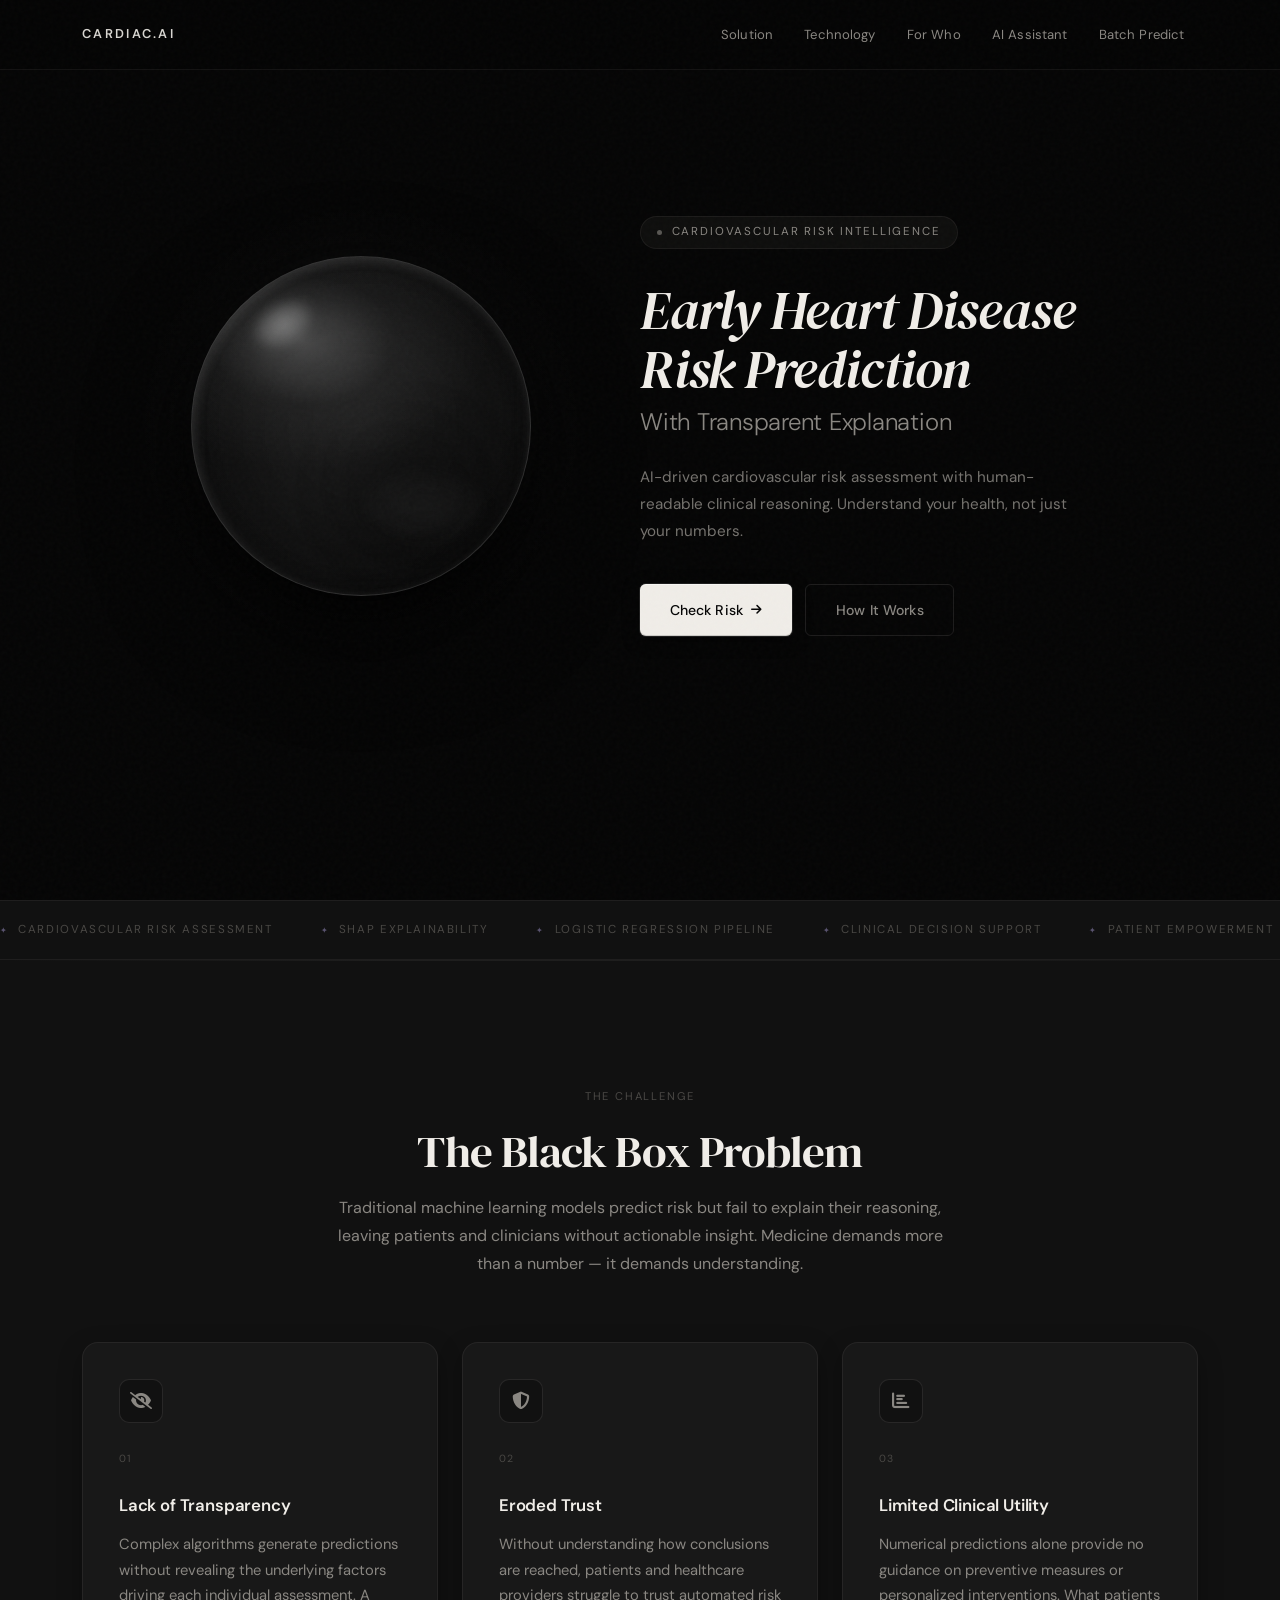
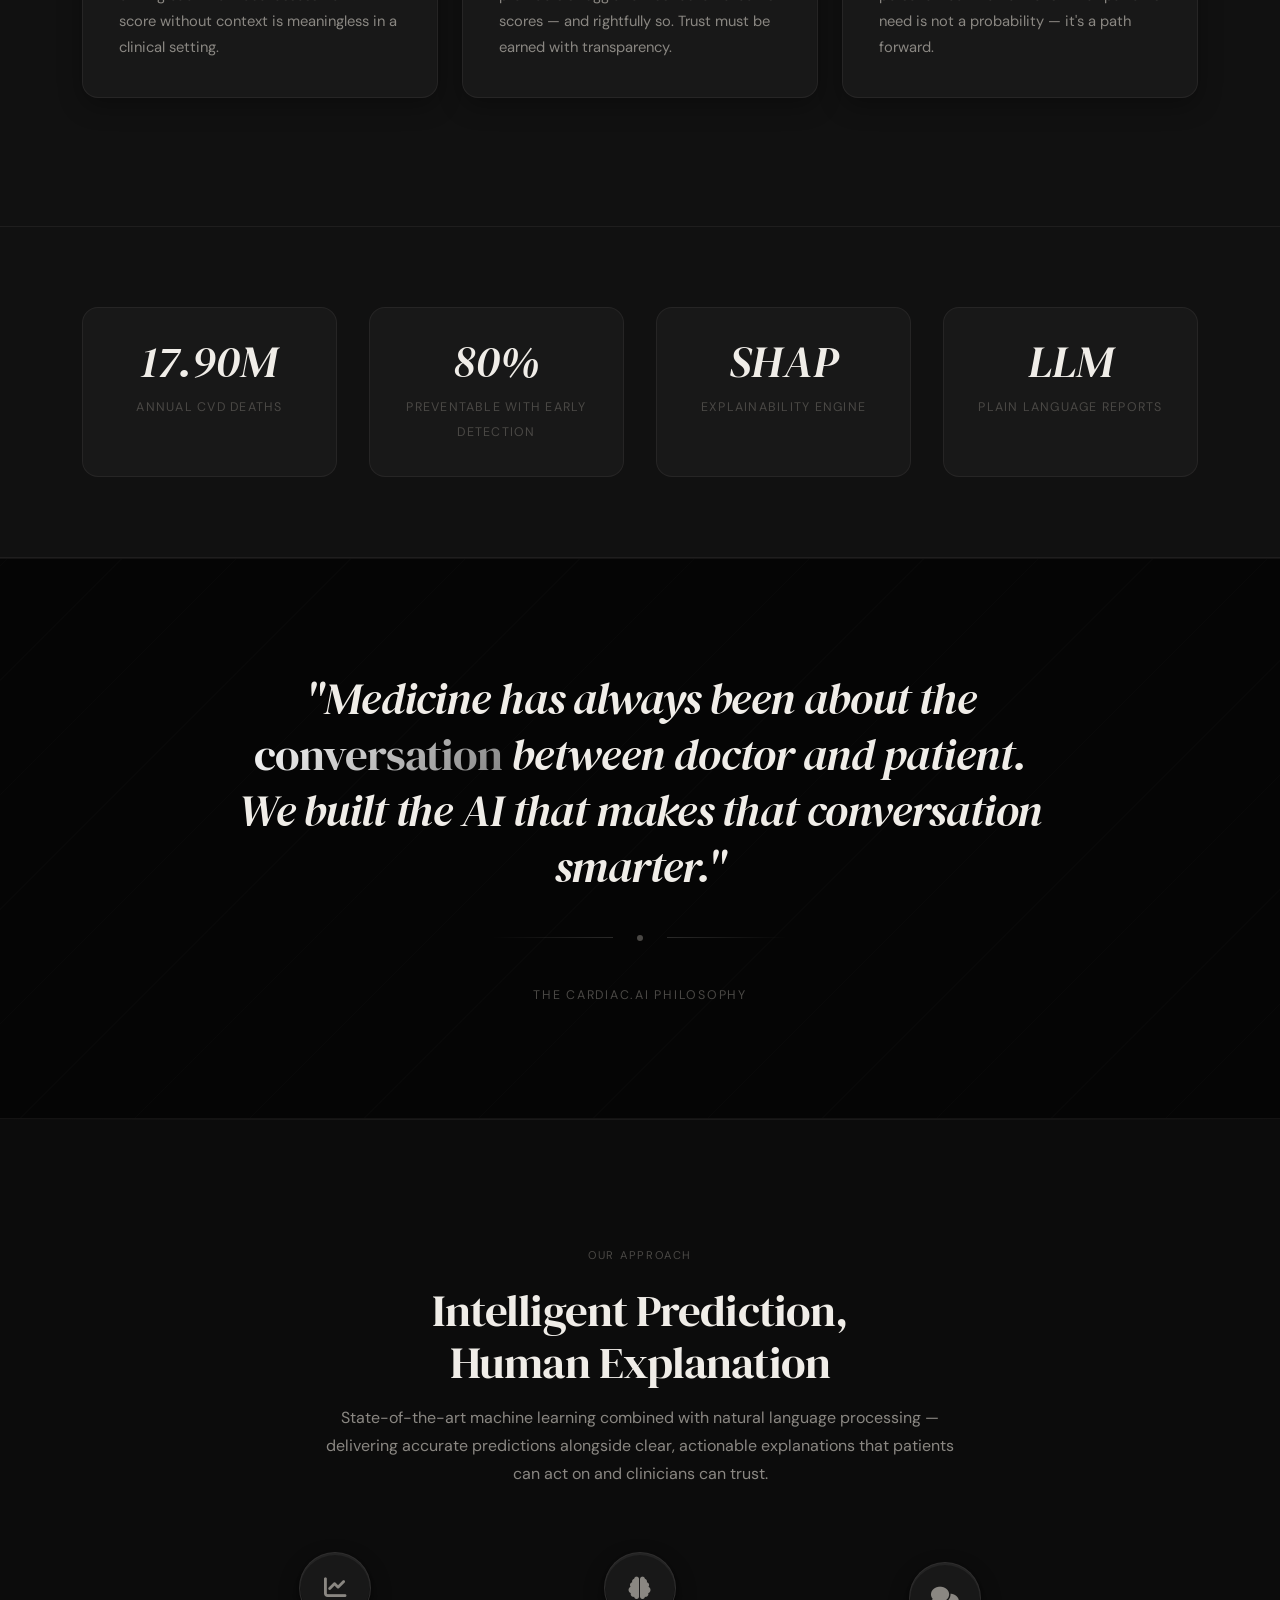
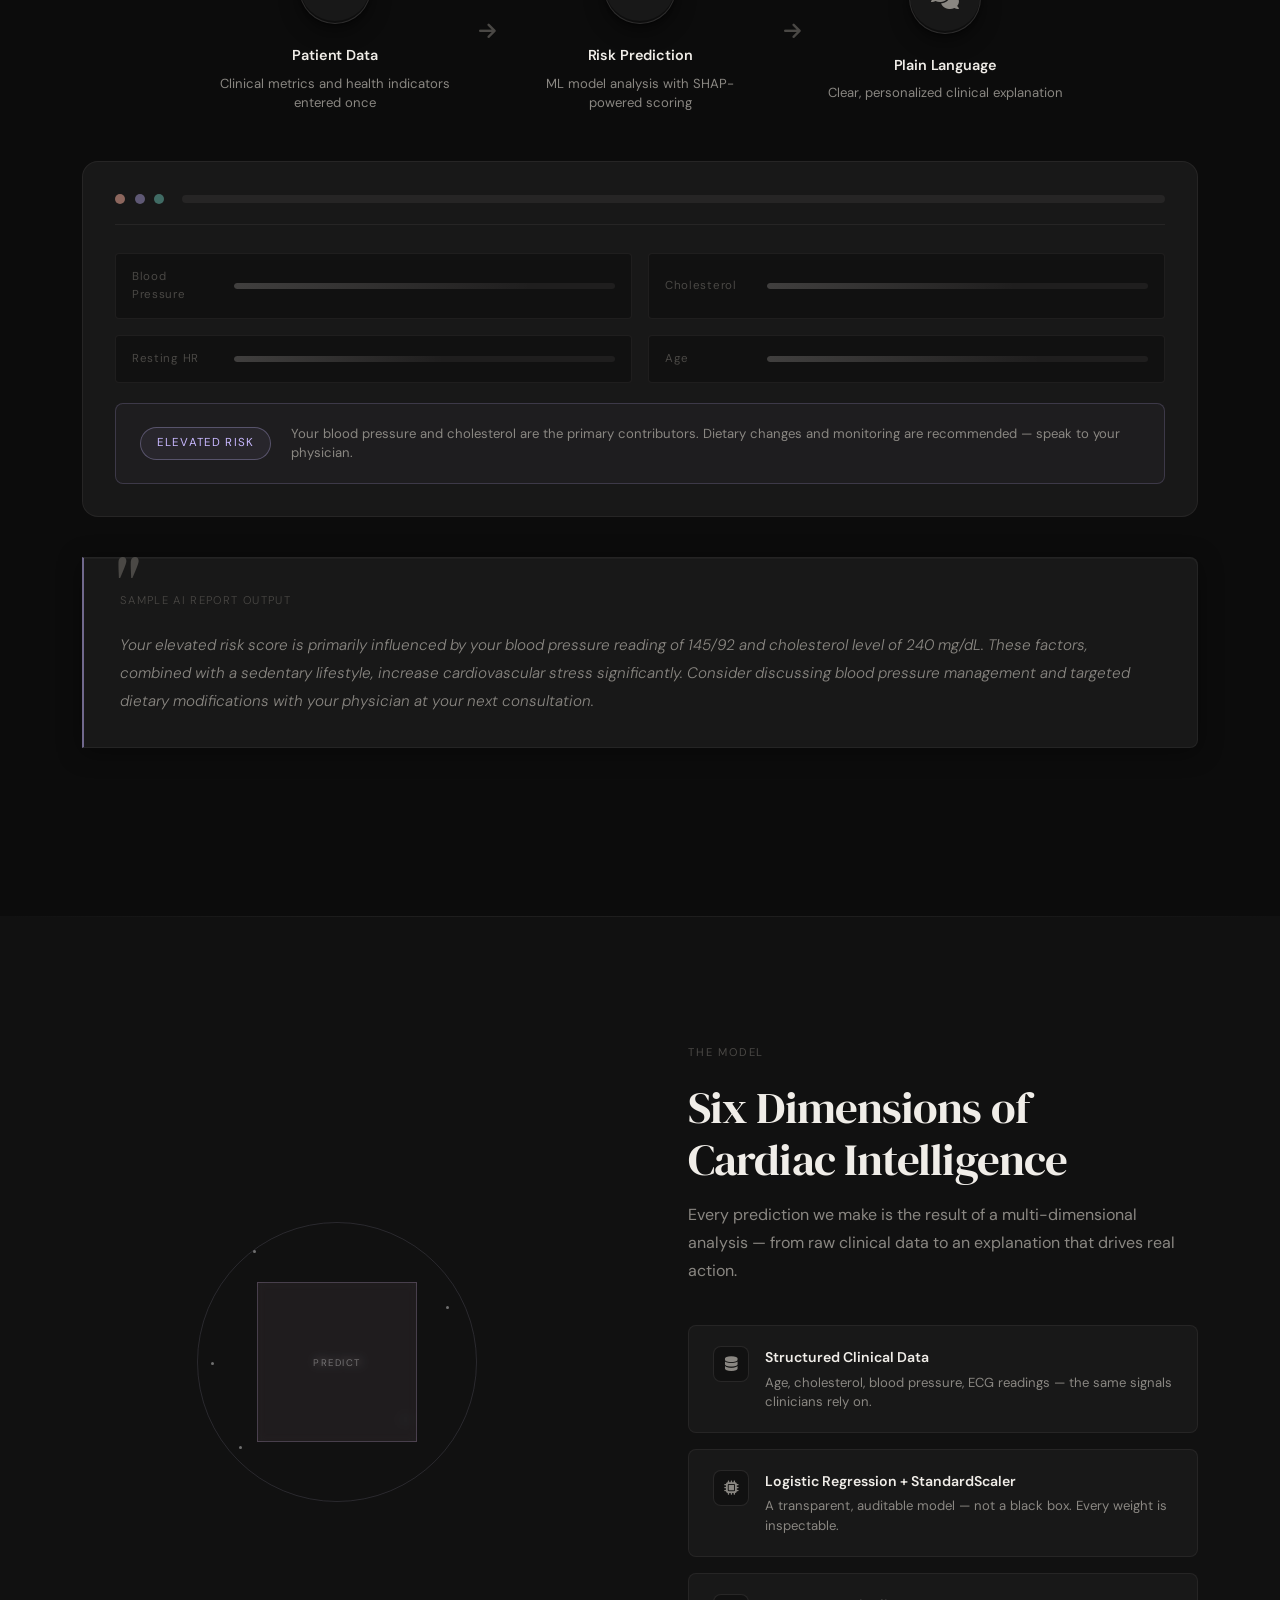
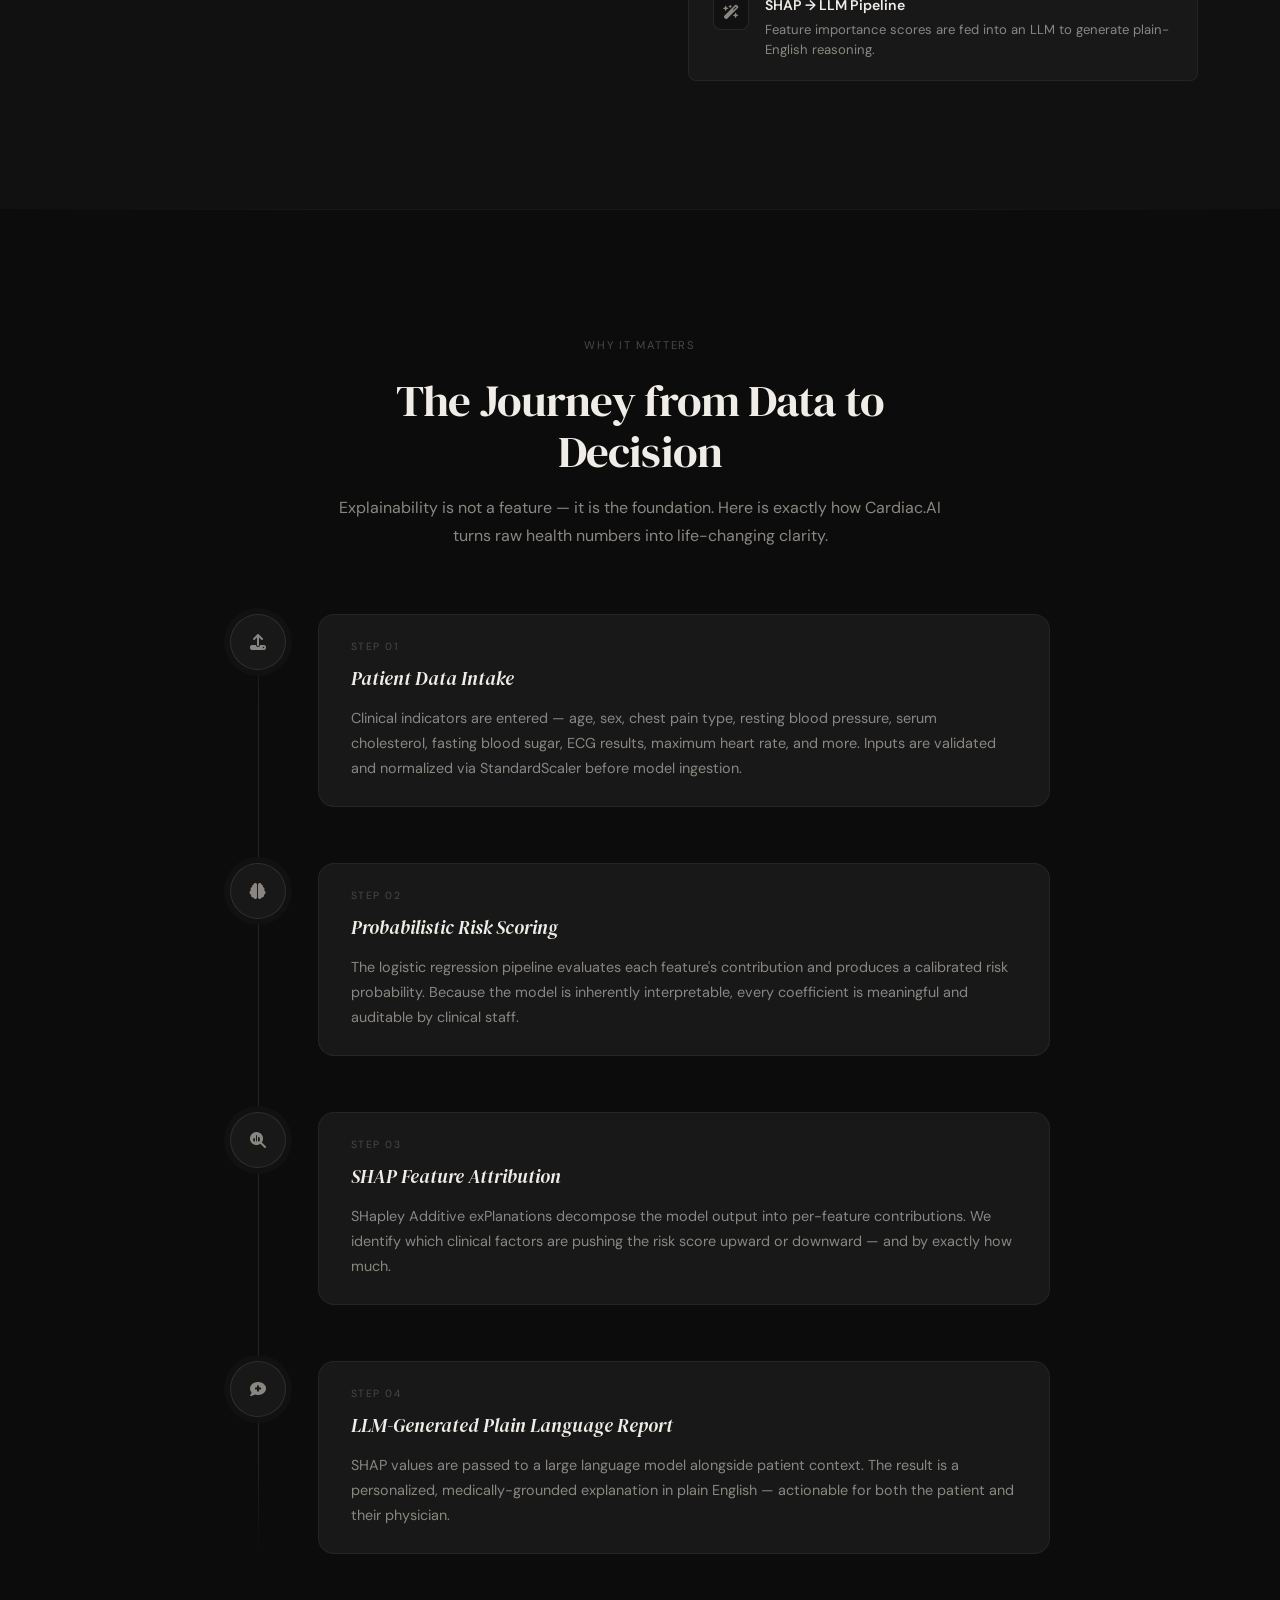
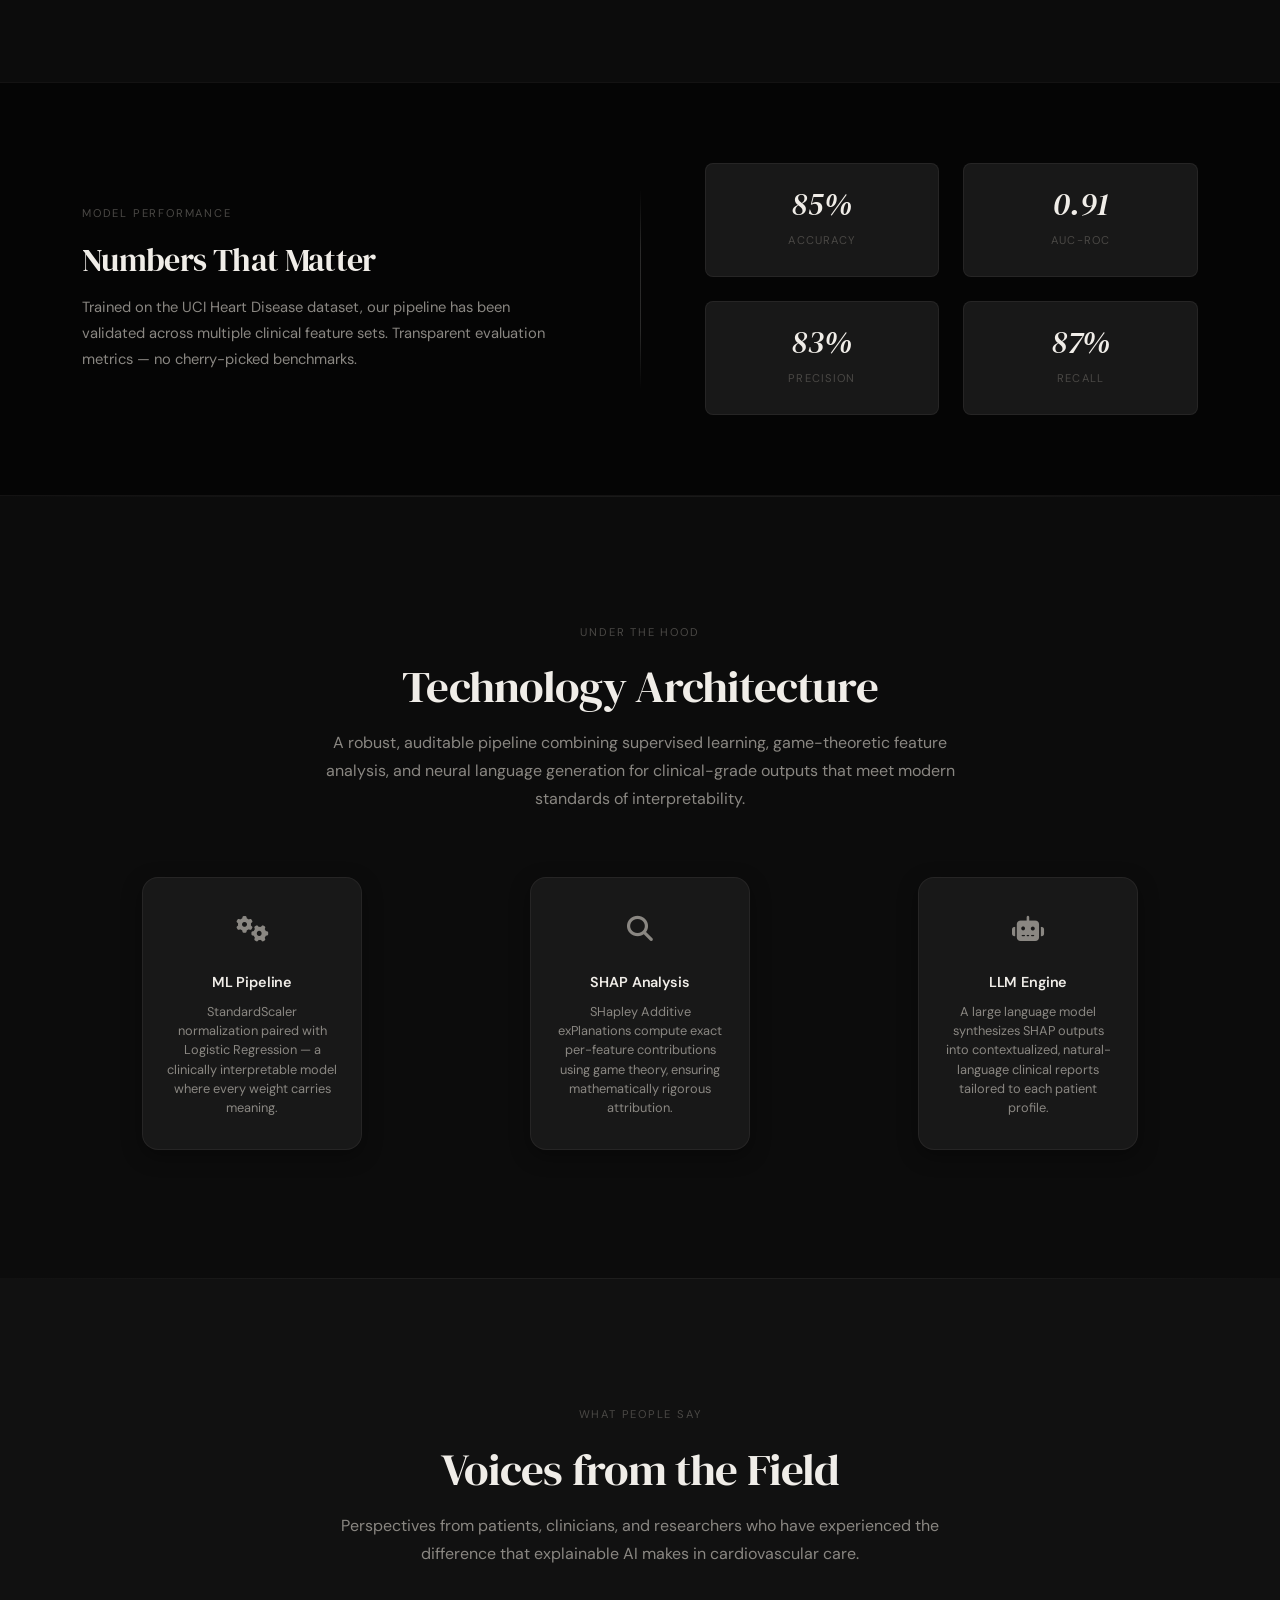
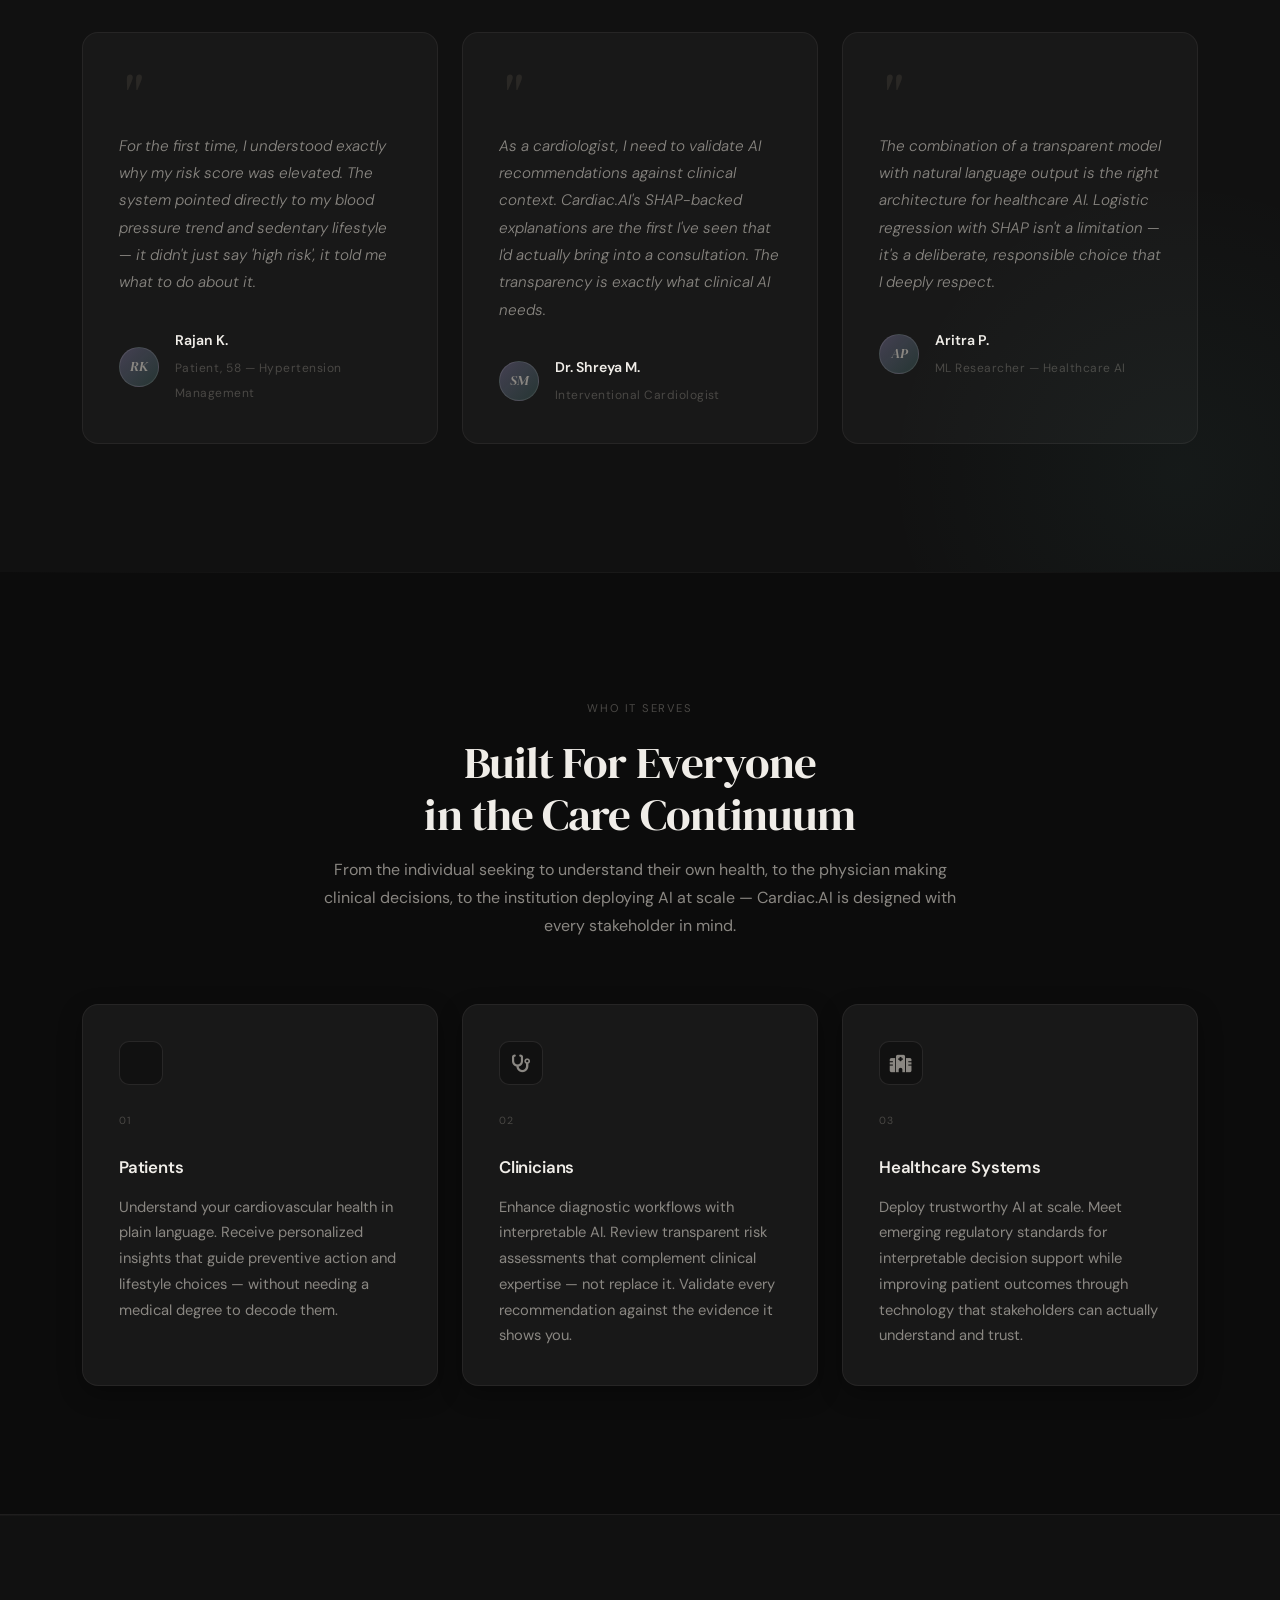
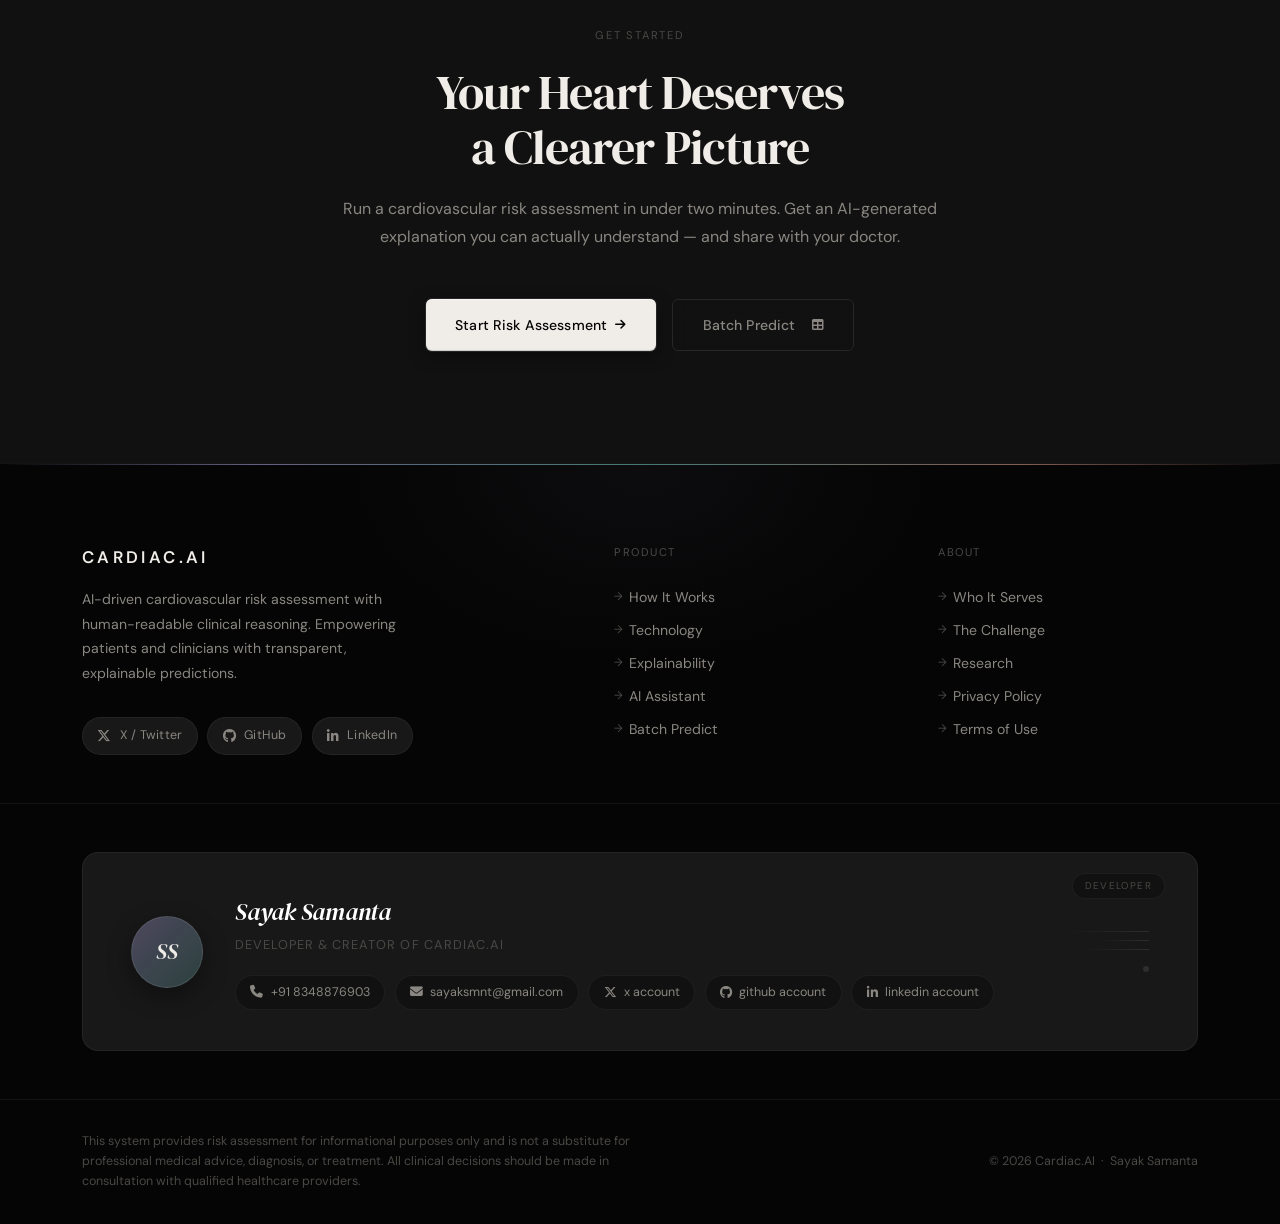
<file: app/templates/home.html>
<!DOCTYPE html>
<html lang="en">
<head>
    <meta charset="UTF-8">
    <meta name="viewport" content="width=device-width, initial-scale=1.0">
    <title>Cardiac.AI</title>
    <link rel="preconnect" href="https://fonts.googleapis.com">
    <link rel="preconnect" href="https://fonts.gstatic.com" crossorigin>
    <link href="https://fonts.googleapis.com/css2?family=DM+Sans:ital,opsz,wght@0,9..40,300;0,9..40,400;0,9..40,500;0,9..40,600;1,9..40,300&family=DM+Serif+Display:ital@0;1&display=swap" rel="stylesheet">
    <link rel="stylesheet" href="https://cdnjs.cloudflare.com/ajax/libs/font-awesome/6.4.0/css/all.min.css" crossorigin="anonymous" referrerpolicy="no-referrer" />
    <style>
        /* ═══════════════════════════════════════════
           RESET & ROOT
        ═══════════════════════════════════════════ */
        *, *::before, *::after { margin: 0; padding: 0; box-sizing: border-box; }

        :root {
            --bg-void: #050505;
            --bg-base: #0c0c0c;
            --bg-surface: #111111;
            --bg-raised: #181818;
            --bg-elevated: #1e1e1e;
            --text-primary: #f0ede8;
            --text-secondary: #8a8782;
            --text-muted: #4a4845;
            --text-dim: #2a2825;
            --border-hairline: rgba(240,237,232,0.06);
            --border-subtle: rgba(240,237,232,0.10);
            --border-visible: rgba(240,237,232,0.16);
            --glow-soft: rgba(240,237,232,0.04);
            --glow-medium: rgba(240,237,232,0.08);
            --accent-1: #c8b8ff;
            --accent-2: #7de8d8;
            --accent-3: #ffb4a2;
            --radius-sm: 4px;
            --radius-md: 8px;
            --radius-lg: 16px;
            --ease-out-expo: cubic-bezier(0.16,1,0.3,1);
            --ease-in-out-smooth: cubic-bezier(0.4,0,0.2,1);
        }

        html { scroll-behavior: smooth; }

        body {
            font-family: 'DM Sans', sans-serif;
            background: var(--bg-void);
            color: var(--text-primary);
            line-height: 1.6;
            overflow-x: hidden;
            -webkit-font-smoothing: antialiased;
        }

        /* Grain overlay */
        body::before {
            content: '';
            position: fixed;
            inset: 0;
            background-image: url("data:image/svg+xml,%3Csvg viewBox='0 0 256 256' xmlns='http://www.w3.org/2000/svg'%3E%3Cfilter id='noise'%3E%3CfeTurbulence type='fractalNoise' baseFrequency='0.9' numOctaves='4' stitchTiles='stitch'/%3E%3C/filter%3E%3Crect width='100%25' height='100%25' filter='url(%23noise)' opacity='1'/%3E%3C/svg%3E");
            opacity: 0.025;
            pointer-events: none;
            z-index: 9999;
        }

        .container { max-width: 1180px; margin: 0 auto; padding: 0 2rem; }

        /* ═══════════════════════════════════════════
           HEADER
        ═══════════════════════════════════════════ */
        header {
            position: fixed; top: 0; width: 100%;
            background: rgba(5,5,5,0.75);
            backdrop-filter: blur(20px) saturate(180%);
            -webkit-backdrop-filter: blur(20px) saturate(180%);
            border-bottom: 1px solid var(--border-hairline);
            z-index: 200; padding: 1.1rem 0;
        }

        .header-content { display: flex; justify-content: space-between; align-items: center; }

        .logo {
            font-family: 'DM Sans', sans-serif;
            font-size: 0.8rem; font-weight: 600;
            letter-spacing: 0.18em; text-transform: uppercase;
            color: var(--text-primary); opacity: 0.9;
        }

        nav { display: flex; align-items: center; gap: 0.25rem; }
        nav a {
            color: var(--text-secondary); text-decoration: none;
            font-size: 0.82rem; font-weight: 400; letter-spacing: 0.01em;
            padding: 0.4rem 0.85rem; border-radius: var(--radius-sm);
            transition: color 0.25s ease, background 0.25s ease;
        }
        nav a:hover { color: var(--text-primary); background: var(--glow-soft); }

        /* ═══════════════════════════════════════════
           HERO — UNTOUCHED
        ═══════════════════════════════════════════ */
        .hero {
            min-height: 100vh;
            display: flex; align-items: center;
            padding-top: 5rem;
            position: relative; overflow: hidden;
        }

        .hero-inner {
            display: grid;
            grid-template-columns: 1fr 1fr;
            align-items: center;
            gap: 0;
            width: 100%;
            max-width: 1180px;
            margin: 0 auto;
            padding: 0 2rem;
            position: relative;
            z-index: 2;
        }

        .hero-ball-wrap {
            display: flex;
            align-items: center;
            justify-content: center;
            position: relative;
        }

        .hero-ball-wrap::before {
            content: '';
            position: absolute;
            width: 460px; height: 460px;
            border-radius: 50%;
            background: radial-gradient(circle, rgba(255,255,255,0.04) 0%, transparent 70%);
            pointer-events: none;
            animation: glow-pulse 5s ease-in-out infinite;
        }
        @keyframes glow-pulse {
            0%,100% { transform: scale(1);   opacity: 1; }
            50%      { transform: scale(1.08); opacity: 0.6; }
        }

        .glass-ball {
            width: 340px; height: 340px;
            border-radius: 50%;
            position: relative;
            animation: ball-float 6s ease-in-out infinite;
            background:
                radial-gradient(ellipse 55% 38% at 33% 25%,
                    rgba(255,255,255,0.22) 0%,
                    rgba(255,255,255,0.04) 50%,
                    transparent 100%
                ),
                radial-gradient(ellipse 60% 55% at 68% 72%,
                    rgba(0,0,0,0.45) 0%,
                    transparent 70%
                ),
                radial-gradient(ellipse 100% 100% at 50% 50%,
                    rgba(255,255,255,0.07) 0%,
                    rgba(255,255,255,0.03) 40%,
                    rgba(0,0,0,0.1) 100%
                );
            border: 1px solid rgba(255,255,255,0.14);
            box-shadow:
                0 40px 100px rgba(0,0,0,0.8),
                0 10px 40px rgba(0,0,0,0.6),
                inset 2px 3px 12px rgba(255,255,255,0.15),
                inset -2px -3px 14px rgba(0,0,0,0.5),
                0 0 60px rgba(255,255,255,0.03);
            backdrop-filter: blur(12px);
            -webkit-backdrop-filter: blur(12px);
        }

        .glass-ball::before {
            content: '';
            position: absolute;
            width: 60px; height: 40px;
            border-radius: 50%;
            background: radial-gradient(ellipse, rgba(255,255,255,0.35) 0%, transparent 100%);
            top: 14%; left: 18%;
            transform: rotate(-30deg);
            filter: blur(6px);
            pointer-events: none;
        }

        .glass-ball::after {
            content: '';
            position: absolute;
            width: 120px; height: 70px;
            border-radius: 50%;
            background: radial-gradient(ellipse, rgba(255,255,255,0.06) 0%, transparent 100%);
            bottom: 16%; right: 14%;
            filter: blur(10px);
            pointer-events: none;
        }

        @keyframes ball-float {
            0%,100% { transform: translateY(0); }
            50%      { transform: translateY(-18px); }
        }

        .hero-content {
            text-align: left;
            max-width: 520px;
            z-index: 1; position: relative;
            animation: heroReveal 1.2s var(--ease-out-expo) both;
        }

        @keyframes heroReveal {
            0%   { opacity:0; transform:translateY(28px); }
            100% { opacity:1; transform:translateY(0); }
        }

        .hero-eyebrow {
            display: inline-flex; align-items: center; gap: 0.6rem;
            font-size: 0.72rem; letter-spacing: 0.16em; text-transform: uppercase;
            color: var(--text-secondary); margin-bottom: 2rem;
            padding: 0.4rem 1rem;
            border: 1px solid var(--border-hairline);
            border-radius: 100px;
            background: var(--glow-soft);
            backdrop-filter: blur(8px);
        }
        .hero-eyebrow::before {
            content: '';
            display: inline-block; width:5px; height:5px;
            background: var(--text-secondary); border-radius:50%; opacity:0.6;
        }

        h1 {
            font-family: 'DM Serif Display', Georgia, serif;
            font-size: clamp(2rem, 4.2vw, 3.4rem);
            font-weight: 400;
            font-style: italic;
            letter-spacing: -0.02em;
            line-height: 1.1;
            margin-bottom: 0.15em;
            color: var(--text-primary);
        }

        .hero-sub-headline {
            font-family: 'DM Sans', sans-serif;
            font-size: clamp(1.1rem, 2.2vw, 1.5rem);
            font-weight: 300;
            letter-spacing: -0.01em;
            color: var(--text-secondary);
            margin-bottom: 1.75rem;
            line-height: 1.2;
        }

        .subtitle {
            font-size: 0.95rem;
            color: var(--text-secondary);
            margin-bottom: 2.5rem;
            font-weight: 400; line-height: 1.75;
            max-width: 440px;
            opacity: 0.85;
        }

        .cta-buttons {
            display: flex; gap: 0.85rem;
            justify-content: flex-start; flex-wrap: wrap;
        }

        .btn {
            padding: 0.85rem 1.85rem;
            font-family: 'DM Sans', sans-serif;
            font-size: 0.88rem; font-weight: 500;
            letter-spacing: 0.01em;
            border: none; cursor: pointer;
            transition: all 0.3s var(--ease-out-expo);
            text-decoration: none;
            display: inline-flex; align-items: center; gap: 0.5rem;
            border-radius: 6px;
        }

        .btn-primary {
            background: var(--text-primary);
            color: var(--bg-void);
            box-shadow:
                0 0 0 1px rgba(255,255,255,0.1),
                0 4px 16px rgba(0,0,0,0.5),
                inset 0 1px 0 rgba(255,255,255,0.5),
                inset 0 -1px 0 rgba(0,0,0,0.15);
        }
        .btn-primary:hover {
            background: #ffffff;
            transform: translateY(-3px);
            box-shadow:
                0 0 32px rgba(240,237,232,0.2),
                0 10px 28px rgba(0,0,0,0.5),
                inset 0 1px 0 rgba(255,255,255,0.6),
                inset 0 -1px 0 rgba(0,0,0,0.1);
        }
        .btn-primary:active { transform: translateY(-1px); }

        .btn-secondary {
            background: transparent;
            color: var(--text-secondary);
            border: 1px solid var(--border-subtle);
            backdrop-filter: blur(8px);
        }
        .btn-secondary:hover {
            color: var(--text-primary);
            border-color: var(--border-visible);
            background: var(--glow-soft);
            transform: translateY(-2px);
        }

        /* ═══════════════════════════════════════════
           SECTIONS — BASE
        ═══════════════════════════════════════════ */
        section { padding: 8rem 0; position: relative; }
        section:not(.hero) { background: var(--bg-base); }
        section:nth-child(even):not(.hero) { background: var(--bg-surface); }
        section:not(.hero)::before {
            content: '';
            position: absolute; top:0; left:0; right:0; height:1px;
            background: linear-gradient(90deg, transparent, var(--border-hairline) 30%, var(--border-hairline) 70%, transparent);
        }

        .section-header { max-width:640px; margin:0 auto 4rem; text-align:center; }

        h2 {
            font-family: 'DM Serif Display', Georgia, serif;
            font-size: clamp(1.8rem,4vw,2.8rem);
            font-weight: 400; letter-spacing: -0.02em;
            margin-bottom: 1rem; line-height: 1.15;
            color: var(--text-primary);
        }

        .section-description {
            font-size: 1rem; color: var(--text-secondary);
            line-height: 1.75; font-weight: 400;
        }

        .section-label {
            font-size:0.7rem; letter-spacing:0.16em; text-transform:uppercase;
            color:var(--text-muted); margin-bottom:1.25rem; display:block;
        }

        /* ═══════════════════════════════════════════
           CARDS — ENHANCED
        ═══════════════════════════════════════════ */
        .cards-grid {
            display: grid;
            grid-template-columns: repeat(auto-fit, minmax(300px,1fr));
            gap: 1.5rem; margin-top: 3rem;
        }

        .card {
            background: var(--bg-raised);
            border: 1px solid var(--border-hairline);
            padding: 2.25rem;
            transition: all 0.5s var(--ease-out-expo);
            position: relative; border-radius: var(--radius-lg); overflow: hidden;
            box-shadow: 0 8px 24px rgba(0,0,0,0.3);
        }

        .card::before {
            content: '';
            position: absolute; inset: 0;
            border-radius: var(--radius-lg);
            padding: 1px;
            background: linear-gradient(135deg,
                rgba(200,184,255,0.4),
                rgba(125,232,216,0.2) 40%,
                rgba(255,180,162,0.3) 70%,
                rgba(200,184,255,0.1)
            );
            -webkit-mask: linear-gradient(#fff 0 0) content-box, linear-gradient(#fff 0 0);
            -webkit-mask-composite: xor; mask-composite: exclude;
            opacity: 0;
            transition: opacity 0.5s var(--ease-out-expo);
        }

        .card::after {
            content: '';
            position: absolute; top:0; left:0; right:0; height:80px;
            background: linear-gradient(180deg, rgba(200,184,255,0.06), transparent);
            opacity: 0; transition: opacity 0.5s var(--ease-out-expo);
            border-radius: var(--radius-lg) var(--radius-lg) 0 0;
        }

        .card:hover {
            border-color: transparent;
            transform: translateY(-8px) scale(1.01);
            box-shadow:
                0 32px 64px rgba(0,0,0,0.7),
                0 0 0 1px rgba(200,184,255,0.15),
                0 0 60px rgba(200,184,255,0.05);
            background: var(--bg-elevated);
        }
        .card:hover::before, .card:hover::after { opacity:1; }

        .card-accent {
            position: absolute;
            top: 0; left: 2rem; right: 2rem;
            height: 1px;
            background: linear-gradient(90deg, transparent, rgba(200,184,255,0.5), transparent);
            opacity: 0;
            transition: opacity 0.5s ease;
        }
        .card:hover .card-accent { opacity: 1; }

        .card h3 {
            font-family: 'DM Sans', sans-serif;
            font-size: 1.05rem; font-weight: 600;
            margin-bottom: 0.85rem; letter-spacing: -0.01em;
            color: var(--text-primary); position: relative;
        }
        .card p {
            color: var(--text-secondary); line-height: 1.75;
            font-size: 0.92rem; font-weight: 400; position: relative;
        }
        .card-num {
            font-size: 0.65rem; letter-spacing: 0.12em;
            color: var(--text-muted); text-transform: uppercase;
            margin-bottom: 1.5rem; display: block;
        }

        /* ─── Card icon variant ─── */
        .card-icon {
            width: 44px; height: 44px;
            border: 1px solid var(--border-subtle);
            border-radius: 10px;
            display: flex; align-items: center; justify-content: center;
            margin-bottom: 1.75rem;
            background: var(--bg-surface);
            color: var(--text-secondary);
            transition: all 0.4s var(--ease-out-expo);
            font-size: 1.1rem;
        }
        .card:hover .card-icon {
            border-color: rgba(200,184,255,0.35);
            color: var(--accent-1);
            background: rgba(200,184,255,0.06);
            transform: scale(1.05);
        }

        /* ═══════════════════════════════════════════
           TICKER
        ═══════════════════════════════════════════ */
        .ticker-wrap {
            overflow: hidden;
            padding: 1.25rem 0;
            border-top: 1px solid var(--border-hairline);
            border-bottom: 1px solid var(--border-hairline);
            background: var(--bg-surface);
        }
        .ticker-track {
            display: flex;
            gap: 3rem;
            animation: ticker-scroll 30s linear infinite;
            width: max-content;
        }
        .ticker-track:hover { animation-play-state: paused; }
        .ticker-item {
            display: flex; align-items: center; gap: 0.6rem;
            font-size: 0.72rem; letter-spacing: 0.14em; text-transform: uppercase;
            color: var(--text-muted); white-space: nowrap;
        }
        .ticker-item::before { content: '✦'; font-size: 0.5rem; color: rgba(200,184,255,0.4); }
        @keyframes ticker-scroll {
            0%   { transform: translateX(0); }
            100% { transform: translateX(-50%); }
        }

        /* ═══════════════════════════════════════════
           STATS BAND
        ═══════════════════════════════════════════ */
        .stats-band {
            padding: 5rem 0;
            background: var(--bg-surface);
            border-top: 1px solid var(--border-hairline);
            border-bottom: 1px solid var(--border-hairline);
        }
        .stats-grid {
            display: grid;
            grid-template-columns: repeat(auto-fit, minmax(200px,1fr));
            gap: 2rem;
        }
        .stat-item {
            text-align: center;
            padding: 2rem 1rem;
            border-radius: var(--radius-lg);
            border: 1px solid var(--border-hairline);
            background: var(--bg-raised);
            transition: all 0.4s ease;
            position: relative;
            overflow: hidden;
        }
        .stat-item::before {
            content: '';
            position: absolute;
            inset: 0; border-radius: var(--radius-lg);
            background: radial-gradient(ellipse at 50% 0%, rgba(200,184,255,0.07), transparent 60%);
            opacity: 0;
            transition: opacity 0.4s ease;
        }
        .stat-item:hover { border-color: var(--border-subtle); transform: translateY(-4px); }
        .stat-item:hover::before { opacity: 1; }
        .stat-number {
            font-family: 'DM Serif Display', Georgia, serif;
            font-size: 2.8rem; font-style: italic;
            color: var(--text-primary);
            display: block; line-height: 1;
            margin-bottom: 0.5rem;
        }
        .stat-label {
            font-size: 0.78rem; letter-spacing: 0.1em;
            text-transform: uppercase; color: var(--text-muted);
        }

        /* ═══════════════════════════════════════════
           FLOW
        ═══════════════════════════════════════════ */
        .flow-container {
            display: flex; justify-content: center; align-items: center;
            gap: 1.5rem; flex-wrap: wrap; margin: 4rem 0 3rem;
        }
        .flow-item { text-align: center; flex:1; min-width:180px; max-width:240px; }
        .flow-icon {
            width:72px; height:72px;
            border: 1px solid var(--border-subtle);
            border-radius: 50%;
            display: flex; align-items: center; justify-content: center;
            margin: 0 auto 1.25rem;
            background: var(--bg-raised);
            color: var(--text-secondary);
            transition: all 0.4s var(--ease-out-expo);
            box-shadow: 0 2px 0 rgba(255,255,255,0.05) inset, 0 -2px 0 rgba(0,0,0,0.4) inset, 0 8px 20px rgba(0,0,0,0.4), 0 1px 3px rgba(0,0,0,0.5);
        }
        .flow-item:hover .flow-icon {
            border-color: rgba(200,184,255,0.4);
            background: var(--bg-elevated);
            color: var(--accent-1);
            box-shadow: 0 0 32px rgba(200,184,255,0.15), 0 2px 0 rgba(255,255,255,0.08) inset, 0 -2px 0 rgba(0,0,0,0.4) inset, 0 12px 28px rgba(0,0,0,0.5);
            transform: translateY(-4px) scale(1.06);
        }
        .flow-icon i { font-size: 1.4rem; }
        .flow-item h3 { font-size:0.9rem; font-weight:600; letter-spacing:-0.01em; margin-bottom:0.4rem; }
        .flow-item p  { font-size:0.82rem; color:var(--text-secondary); line-height:1.5; }
        .flow-arrow   { color:var(--text-muted); font-size:1.2rem; flex-shrink:0; }

        /* ═══════════════════════════════════════════
           EXAMPLE BOX
        ═══════════════════════════════════════════ */
        .example-box {
            background: var(--bg-raised);
            border: 1px solid var(--border-hairline);
            border-left: 2px solid rgba(200,184,255,0.5);
            padding: 2rem 2.25rem; margin: 2.5rem 0;
            color: var(--text-secondary); line-height: 1.85;
            border-radius: 0 var(--radius-md) var(--radius-md) 0;
            font-size: 0.95rem; font-style: italic; font-weight: 300;
            position: relative;
            box-shadow: 0 4px 24px rgba(0,0,0,0.4), inset 0 1px 0 rgba(255,255,255,0.03);
        }
        .example-box::before {
            content: '"';
            position: absolute; top:-0.5rem; left:1.5rem;
            font-family: 'DM Serif Display', Georgia, serif;
            font-size: 4rem; color: var(--text-muted); line-height:1;
            pointer-events: none;
        }
        .example-label {
            font-style: normal; font-size: 0.7rem;
            letter-spacing: 0.12em; text-transform: uppercase;
            color: var(--text-muted); margin-bottom: 1.25rem; display: block;
        }

        /* ═══════════════════════════════════════════
           TECH
        ═══════════════════════════════════════════ */
        .tech-items {
            display: flex; justify-content: space-around;
            flex-wrap: wrap; gap: 3rem; margin-top: 3rem;
        }
        .tech-item {
            text-align: center; flex:1; min-width:160px; max-width:220px;
            padding: 2rem 1.5rem;
            border: 1px solid var(--border-hairline);
            border-radius: var(--radius-lg);
            background: var(--bg-raised);
            transition: all 0.4s var(--ease-out-expo);
            box-shadow: 0 6px 20px rgba(0,0,0,0.35);
            position: relative; overflow: hidden;
        }
        .tech-item::before {
            content: '';
            position: absolute; inset: 0; border-radius: var(--radius-lg);
            padding: 1px;
            background: linear-gradient(135deg, rgba(125,232,216,0.3), transparent 60%, rgba(200,184,255,0.2));
            -webkit-mask: linear-gradient(#fff 0 0) content-box, linear-gradient(#fff 0 0);
            -webkit-mask-composite: xor; mask-composite: exclude;
            opacity: 0; transition: opacity 0.4s ease;
        }
        .tech-item:hover::before { opacity: 1; }
        .tech-item:hover {
            border-color: transparent; background: var(--bg-elevated);
            transform: translateY(-6px);
            box-shadow: 0 20px 48px rgba(0,0,0,0.6), 0 0 40px rgba(125,232,216,0.06);
        }
        .tech-icon { font-size:1.6rem; margin-bottom:1.25rem; color:var(--text-secondary); transition: color 0.3s ease, transform 0.3s ease; }
        .tech-item:hover .tech-icon { color: var(--accent-2); transform: scale(1.15); }
        .tech-item h3 { font-size:0.9rem; font-weight:600; margin-bottom:0.5rem; letter-spacing:-0.01em; }
        .tech-item p  { font-size:0.8rem; color:var(--text-secondary); line-height:1.5; }

        /* ═══════════════════════════════════════════
           ★ NEW: MANIFESTO / SPLIT-TEXT BANNER
        ═══════════════════════════════════════════ */
        .manifesto-band {
            padding: 7rem 0;
            background: var(--bg-void);
            position: relative;
            overflow: hidden;
            border-top: 1px solid var(--border-hairline);
            border-bottom: 1px solid var(--border-hairline);
        }

        /* Animated diagonal lines */
        .manifesto-band::before {
            content: '';
            position: absolute; inset: 0;
            background-image: repeating-linear-gradient(
                -45deg,
                transparent,
                transparent 80px,
                rgba(255,255,255,0.012) 80px,
                rgba(255,255,255,0.012) 81px
            );
            pointer-events: none;
        }

        .manifesto-inner {
            max-width: 900px; margin: 0 auto;
            text-align: center; padding: 0 2rem;
            position: relative; z-index: 1;
        }

        .manifesto-quote {
            font-family: 'DM Serif Display', Georgia, serif;
            font-size: clamp(1.6rem, 4vw, 2.8rem);
            font-style: italic;
            line-height: 1.25;
            color: var(--text-primary);
            letter-spacing: -0.025em;
            margin-bottom: 2.5rem;
        }

        .manifesto-quote em {
            font-style: normal;
            background: linear-gradient(135deg, #ffffff 0%, rgba(255,255,255,0.5) 100%);
            -webkit-background-clip: text;
            -webkit-text-fill-color: transparent;
            background-clip: text;
        }

        .manifesto-rule {
            display: flex; align-items: center; gap: 1.5rem;
            justify-content: center; margin-bottom: 2.5rem;
        }
        .manifesto-rule-line {
            flex: 1; max-width: 120px; height: 1px;
            background: linear-gradient(90deg, transparent, var(--border-visible));
        }
        .manifesto-rule-line:last-child {
            background: linear-gradient(90deg, var(--border-visible), transparent);
        }
        .manifesto-rule-dot {
            width: 6px; height: 6px; border-radius: 50%;
            background: var(--text-muted);
        }

        .manifesto-author {
            font-size: 0.78rem; letter-spacing: 0.14em; text-transform: uppercase;
            color: var(--text-muted);
        }

        /* ═══════════════════════════════════════════
           ★ NEW: 3-D GRID VISUALIZATION (CSS only)
        ═══════════════════════════════════════════ */
        .vis-section {
            padding: 8rem 0;
            background: var(--bg-void);
            position: relative;
            overflow: hidden;
        }
        .vis-section::before {
            content: '';
            position: absolute; top:0; left:0; right:0; height:1px;
            background: linear-gradient(90deg, transparent, var(--border-hairline) 30%, var(--border-hairline) 70%, transparent);
        }

        .vis-grid-wrap {
            display: grid;
            grid-template-columns: 1fr 1fr;
            align-items: center;
            gap: 6rem;
        }

        .vis-copy .section-label { text-align: left; }
        .vis-copy h2 { text-align: left; max-width: 400px; }
        .vis-copy .section-description { text-align: left; margin-top: 1rem; }
        .vis-copy .section-description + .section-description {
            margin-top: 1rem;
            font-size: 0.88rem;
            opacity: 0.7;
        }

        .vis-points {
            margin-top: 2.5rem;
            display: flex; flex-direction: column; gap: 1rem;
        }

        .vis-point {
            display: flex; align-items: flex-start; gap: 1rem;
            padding: 1.25rem 1.5rem;
            border: 1px solid var(--border-hairline);
            border-radius: var(--radius-md);
            background: var(--bg-raised);
            transition: all 0.4s var(--ease-out-expo);
        }
        .vis-point:hover {
            border-color: var(--border-subtle);
            background: var(--bg-elevated);
            transform: translateX(6px);
        }
        .vis-point-icon {
            width: 36px; height: 36px; flex-shrink: 0;
            border-radius: 8px;
            border: 1px solid var(--border-subtle);
            background: var(--bg-surface);
            display: flex; align-items: center; justify-content: center;
            font-size: 0.9rem; color: var(--text-secondary);
            transition: all 0.4s ease;
        }
        .vis-point:hover .vis-point-icon {
            border-color: rgba(125,232,216,0.4);
            color: var(--accent-2);
            background: rgba(125,232,216,0.06);
        }
        .vis-point-text h4 { font-size: 0.88rem; font-weight: 600; margin-bottom: 0.25rem; }
        .vis-point-text p  { font-size: 0.82rem; color: var(--text-secondary); line-height: 1.5; }

        /* 3D Cube animation */
        .cube-scene {
            display: flex; align-items: center; justify-content: center;
            perspective: 900px;
            height: 380px;
        }

        .cube {
            width: 160px; height: 160px;
            transform-style: preserve-3d;
            animation: cube-spin 12s linear infinite;
            position: relative;
        }

        @keyframes cube-spin {
            0%   { transform: rotateX(15deg) rotateY(0deg); }
            100% { transform: rotateX(15deg) rotateY(360deg); }
        }

        .cube-face {
            position: absolute; inset: 0;
            border: 1px solid rgba(255,255,255,0.12);
            background: rgba(255,255,255,0.025);
            backdrop-filter: blur(4px);
            display: flex; align-items: center; justify-content: center;
        }

        .cube-face--front  { transform: translateZ(80px); }
        .cube-face--back   { transform: translateZ(-80px) rotateY(180deg); }
        .cube-face--left   { transform: translateX(-80px) rotateY(-90deg); }
        .cube-face--right  { transform: translateX(80px) rotateY(90deg); }
        .cube-face--top    { transform: translateY(-80px) rotateX(90deg); }
        .cube-face--bottom { transform: translateY(80px) rotateX(-90deg); }

        .cube-face-label {
            font-size: 0.6rem; letter-spacing: 0.15em; text-transform: uppercase;
            color: rgba(255,255,255,0.35);
            writing-mode: horizontal-tb;
        }

        .cube-face--front  { background: rgba(200,184,255,0.04); border-color: rgba(200,184,255,0.18); }
        .cube-face--right  { background: rgba(125,232,216,0.03); border-color: rgba(125,232,216,0.14); }
        .cube-face--back   { background: rgba(255,180,162,0.03); border-color: rgba(255,180,162,0.12); }

        /* orbiting rings */
        .cube-orbit {
            position: absolute; inset: -60px;
            border-radius: 50%;
            border: 1px solid rgba(255,255,255,0.06);
            transform-style: preserve-3d;
        }
        .cube-orbit-1 { animation: orbit-1 8s linear infinite; }
        .cube-orbit-2 { animation: orbit-2 14s linear infinite; border-color: rgba(200,184,255,0.07); }

        @keyframes orbit-1 { from { transform: rotateX(70deg) rotateZ(0deg); } to { transform: rotateX(70deg) rotateZ(360deg); } }
        @keyframes orbit-2 { from { transform: rotateX(20deg) rotateZ(0deg); } to { transform: rotateX(20deg) rotateZ(-360deg); } }

        /* floating particles around cube */
        .cube-particle {
            position: absolute;
            width: 3px; height: 3px;
            border-radius: 50%;
            background: rgba(255,255,255,0.4);
            animation: p-float 4s ease-in-out infinite;
        }
        .cube-particle:nth-child(1)  { top: 10%; left: 20%; animation-delay: 0s; }
        .cube-particle:nth-child(2)  { top: 80%; left: 15%; animation-delay: 1s; }
        .cube-particle:nth-child(3)  { top: 30%; right: 10%; animation-delay: 0.5s; }
        .cube-particle:nth-child(4)  { top: 70%; right: 25%; animation-delay: 1.5s; }
        .cube-particle:nth-child(5)  { top: 50%; left: 5%;  animation-delay: 2s; }
        @keyframes p-float {
            0%,100% { transform: translateY(0) scale(1);   opacity: 0.4; }
            50%      { transform: translateY(-12px) scale(1.5); opacity: 0.9; }
        }

        /* ═══════════════════════════════════════════
           ★ NEW: PROCESS TIMELINE
        ═══════════════════════════════════════════ */
        .timeline-section {
            padding: 8rem 0;
            background: var(--bg-surface);
        }

        .timeline {
            max-width: 820px;
            margin: 4rem auto 0;
            position: relative;
        }

        /* vertical line */
        .timeline::before {
            content: '';
            position: absolute;
            left: 28px; top: 0; bottom: 0;
            width: 1px;
            background: linear-gradient(180deg, transparent, var(--border-subtle) 10%, var(--border-subtle) 90%, transparent);
        }

        .timeline-item {
            display: grid;
            grid-template-columns: 56px 1fr;
            gap: 2rem;
            margin-bottom: 3.5rem;
            position: relative;
        }
        .timeline-item:last-child { margin-bottom: 0; }

        .timeline-node {
            width: 56px; height: 56px; flex-shrink: 0;
            border-radius: 50%;
            border: 1px solid var(--border-subtle);
            background: var(--bg-raised);
            display: flex; align-items: center; justify-content: center;
            font-size: 1rem; color: var(--text-secondary);
            transition: all 0.4s var(--ease-out-expo);
            box-shadow: 0 0 0 6px var(--bg-surface);
            position: relative; z-index: 1;
        }

        .timeline-item:hover .timeline-node {
            border-color: rgba(200,184,255,0.45);
            color: var(--accent-1);
            background: var(--bg-elevated);
            box-shadow: 0 0 0 6px var(--bg-surface), 0 0 24px rgba(200,184,255,0.15);
        }

        .timeline-body {
            padding: 1.5rem 2rem;
            background: var(--bg-raised);
            border: 1px solid var(--border-hairline);
            border-radius: var(--radius-lg);
            transition: all 0.4s var(--ease-out-expo);
        }
        .timeline-item:hover .timeline-body {
            border-color: var(--border-subtle);
            background: var(--bg-elevated);
        }

        .timeline-step {
            font-size: 0.65rem; letter-spacing: 0.14em; text-transform: uppercase;
            color: var(--text-muted); margin-bottom: 0.5rem; display: block;
        }
        .timeline-body h3 {
            font-family: 'DM Serif Display', serif;
            font-size: 1.2rem; font-weight: 400; font-style: italic;
            color: var(--text-primary); margin-bottom: 0.75rem;
        }
        .timeline-body p {
            font-size: 0.9rem; color: var(--text-secondary); line-height: 1.75;
        }

        /* ═══════════════════════════════════════════
           ★ NEW: TESTIMONIALS / HIGHLIGHTS
        ═══════════════════════════════════════════ */
        .testimonials-section {
            padding: 8rem 0;
            background: var(--bg-base);
            position: relative;
            overflow: hidden;
        }

        /* subtle ambient glow */
        .testimonials-section::after {
            content: '';
            position: absolute;
            bottom: -200px; right: -200px;
            width: 600px; height: 600px;
            background: radial-gradient(ellipse, rgba(125,232,216,0.04) 0%, transparent 70%);
            pointer-events: none;
        }

        .testimonials-grid {
            display: grid;
            grid-template-columns: repeat(auto-fit, minmax(320px,1fr));
            gap: 1.5rem;
            margin-top: 3rem;
        }

        .testimonial-card {
            background: var(--bg-raised);
            border: 1px solid var(--border-hairline);
            border-radius: var(--radius-lg);
            padding: 2.25rem;
            position: relative;
            transition: all 0.5s var(--ease-out-expo);
            overflow: hidden;
        }

        .testimonial-card::before {
            content: '';
            position: absolute; inset: 0;
            border-radius: var(--radius-lg);
            padding: 1px;
            background: linear-gradient(135deg, rgba(125,232,216,0.3), transparent 50%, rgba(200,184,255,0.2));
            -webkit-mask: linear-gradient(#fff 0 0) content-box, linear-gradient(#fff 0 0);
            -webkit-mask-composite: xor; mask-composite: exclude;
            opacity: 0; transition: opacity 0.5s ease;
        }
        .testimonial-card:hover::before { opacity: 1; }
        .testimonial-card:hover {
            border-color: transparent;
            transform: translateY(-6px);
            box-shadow: 0 24px 56px rgba(0,0,0,0.6), 0 0 48px rgba(125,232,216,0.04);
        }

        .testimonial-quote-mark {
            font-family: 'DM Serif Display', serif;
            font-size: 3rem; font-style: italic;
            color: var(--text-dim); line-height: 1;
            margin-bottom: 1rem;
        }

        .testimonial-text {
            font-size: 0.95rem; color: var(--text-secondary);
            line-height: 1.8; font-style: italic; font-weight: 300;
            margin-bottom: 2rem;
        }

        .testimonial-author {
            display: flex; align-items: center; gap: 1rem;
        }

        .testimonial-avatar {
            width: 40px; height: 40px; border-radius: 50%;
            background: linear-gradient(135deg, rgba(200,184,255,0.25), rgba(125,232,216,0.15));
            border: 1px solid var(--border-subtle);
            display: flex; align-items: center; justify-content: center;
            font-family: 'DM Serif Display', serif;
            font-size: 0.85rem; font-style: italic;
            color: var(--text-secondary);
            flex-shrink: 0;
        }

        .testimonial-meta h4 {
            font-size: 0.88rem; font-weight: 600; margin-bottom: 0.15rem;
        }
        .testimonial-meta span {
            font-size: 0.75rem; color: var(--text-muted); letter-spacing: 0.04em;
        }

        /* ═══════════════════════════════════════════
           ★ NEW: ACCURACY METRICS ROW
        ═══════════════════════════════════════════ */
        .metrics-band {
            padding: 5rem 0;
            background: var(--bg-void);
            border-top: 1px solid var(--border-hairline);
            border-bottom: 1px solid var(--border-hairline);
        }

        .metrics-inner {
            display: grid;
            grid-template-columns: 1fr auto 1fr;
            align-items: center;
            gap: 4rem;
        }

        .metrics-copy {}
        .metrics-copy .section-label { text-align: left; }
        .metrics-copy h2 { text-align: left; font-size: clamp(1.4rem, 2.5vw, 2rem); }
        .metrics-copy p { margin-top: 1rem; font-size: 0.92rem; color: var(--text-secondary); line-height: 1.75; }

        .metrics-divider {
            width: 1px; height: 200px;
            background: linear-gradient(180deg, transparent, var(--border-visible) 30%, var(--border-visible) 70%, transparent);
        }

        .metrics-numbers {
            display: grid;
            grid-template-columns: 1fr 1fr;
            gap: 1.5rem;
        }

        .metric-box {
            padding: 1.5rem;
            border: 1px solid var(--border-hairline);
            border-radius: var(--radius-md);
            background: var(--bg-raised);
            text-align: center;
            transition: all 0.4s ease;
        }
        .metric-box:hover {
            border-color: var(--border-subtle);
            transform: scale(1.04);
        }
        .metric-value {
            font-family: 'DM Serif Display', serif;
            font-size: 2rem; font-style: italic;
            color: var(--text-primary); display: block;
            line-height: 1; margin-bottom: 0.4rem;
        }
        .metric-label {
            font-size: 0.7rem; letter-spacing: 0.1em; text-transform: uppercase;
            color: var(--text-muted);
        }

        /* ═══════════════════════════════════════════
           ★ NEW: DATA INPUT PREVIEW (wireframe style)
        ═══════════════════════════════════════════ */
        .wireframe-preview {
            background: var(--bg-raised);
            border: 1px solid var(--border-hairline);
            border-radius: var(--radius-lg);
            padding: 2rem;
            margin-top: 3rem;
            overflow: hidden;
            position: relative;
        }

        .wireframe-header {
            display: flex; align-items: center; gap: 0.6rem;
            margin-bottom: 1.75rem;
            padding-bottom: 1.25rem;
            border-bottom: 1px solid var(--border-hairline);
        }
        .wireframe-dot {
            width: 10px; height: 10px; border-radius: 50%;
            background: var(--border-visible);
        }
        .wireframe-dot:nth-child(1) { background: rgba(255,180,162,0.5); }
        .wireframe-dot:nth-child(2) { background: rgba(200,184,255,0.4); }
        .wireframe-dot:nth-child(3) { background: rgba(125,232,216,0.4); }
        .wireframe-title-bar {
            flex: 1; height: 8px; border-radius: 4px;
            background: var(--border-hairline);
            margin-left: 0.5rem;
        }

        .wireframe-fields {
            display: grid;
            grid-template-columns: 1fr 1fr;
            gap: 1rem;
        }

        .wireframe-field {
            padding: 0.85rem 1rem;
            border: 1px solid var(--border-hairline);
            border-radius: var(--radius-sm);
            background: var(--bg-surface);
            display: flex; align-items: center; gap: 0.75rem;
        }

        .wireframe-field-label {
            font-size: 0.72rem; color: var(--text-muted);
            letter-spacing: 0.06em; flex-shrink: 0; width: 90px;
        }
        .wireframe-field-bar {
            flex: 1; height: 6px; border-radius: 3px;
            background: var(--border-hairline);
            overflow: hidden;
            position: relative;
        }
        .wireframe-field-fill {
            height: 100%; border-radius: 3px;
            background: linear-gradient(90deg, var(--border-visible), transparent);
            animation: shimmer 2.5s ease-in-out infinite;
        }
        @keyframes shimmer {
            0%   { width: 60%; opacity: 0.5; }
            50%  { width: 80%; opacity: 1; }
            100% { width: 60%; opacity: 0.5; }
        }

        .wireframe-output {
            margin-top: 1.25rem;
            padding: 1.25rem 1.5rem;
            border: 1px solid rgba(200,184,255,0.18);
            border-radius: var(--radius-md);
            background: rgba(200,184,255,0.03);
            display: flex; align-items: center; gap: 1.25rem;
        }
        .wireframe-risk-badge {
            padding: 0.4rem 1rem;
            border-radius: 100px;
            border: 1px solid rgba(200,184,255,0.3);
            background: rgba(200,184,255,0.06);
            font-size: 0.72rem; letter-spacing: 0.1em; text-transform: uppercase;
            color: var(--accent-1); flex-shrink: 0;
        }
        .wireframe-risk-text {
            font-size: 0.82rem; color: var(--text-secondary); line-height: 1.5;
        }

        /* ═══════════════════════════════════════════
           ★ NEW: CTA BANNER
        ═══════════════════════════════════════════ */
        .cta-banner {
            padding: 7rem 0;
            background: var(--bg-void);
            position: relative;
            overflow: hidden;
            border-top: 1px solid var(--border-hairline);
        }

        /* animated gradient orb */
        .cta-banner::before {
            content: '';
            position: absolute;
            top: 50%; left: 50%; transform: translate(-50%, -50%);
            width: 700px; height: 400px;
            background: radial-gradient(ellipse,
                rgba(200,184,255,0.06) 0%,
                rgba(125,232,216,0.03) 40%,
                transparent 70%
            );
            animation: cta-pulse 6s ease-in-out infinite;
            pointer-events: none;
        }
        @keyframes cta-pulse {
            0%,100% { transform: translate(-50%,-50%) scale(1); opacity: 0.8; }
            50%      { transform: translate(-50%,-50%) scale(1.15); opacity: 1; }
        }

        .cta-inner {
            text-align: center; position: relative; z-index: 1;
            max-width: 680px; margin: 0 auto; padding: 0 2rem;
        }

        .cta-inner h2 {
            font-size: clamp(1.8rem, 4vw, 3rem);
            margin-bottom: 1.25rem;
        }

        .cta-inner p {
            font-size: 1rem; color: var(--text-secondary);
            line-height: 1.75; margin-bottom: 3rem;
        }

        .cta-buttons-center {
            display: flex; gap: 1rem;
            justify-content: center; flex-wrap: wrap;
        }

        /* ═══════════════════════════════════════════
           FOOTER
        ═══════════════════════════════════════════ */
        footer {
            background: var(--bg-void);
            border-top: 1px solid var(--border-hairline);
            position: relative; overflow: hidden;
        }

        footer::before {
            content: '';
            position: absolute; top: 0; left: 0; right: 0; height: 1px;
            background: linear-gradient(90deg, transparent 0%, rgba(200,184,255,0.5) 20%, rgba(125,232,216,0.5) 50%, rgba(255,180,162,0.5) 80%, transparent 100%);
        }

        footer::after {
            content: '';
            position: absolute; top: -200px; left: 50%; transform: translateX(-50%);
            width: 600px; height: 400px;
            background: radial-gradient(ellipse, rgba(200,184,255,0.04) 0%, transparent 70%);
            pointer-events: none;
        }

        .footer-top { padding: 5rem 0 3rem; border-bottom: 1px solid var(--border-hairline); }

        .footer-top-grid {
            display: grid;
            grid-template-columns: 1.8fr 1fr 1fr;
            gap: 4rem; align-items: start;
        }

        .footer-logo-large {
            font-family: 'DM Sans', sans-serif;
            font-size: 1.05rem; font-weight: 600;
            letter-spacing: 0.2em; text-transform: uppercase;
            color: var(--text-primary); display: block; margin-bottom: 1rem;
        }

        .footer-tagline {
            font-size: 0.88rem; color: var(--text-secondary);
            line-height: 1.75; max-width: 320px; margin-bottom: 2rem;
        }

        .social-links { display: flex; gap: 0.6rem; flex-wrap: wrap; }

        .social-link {
            display: inline-flex; align-items: center; gap: 0.5rem;
            padding: 0.5rem 0.9rem;
            border: 1px solid var(--border-hairline); border-radius: 100px;
            color: var(--text-secondary); text-decoration: none;
            font-size: 0.78rem; letter-spacing: 0.02em;
            transition: all 0.3s var(--ease-out-expo);
            background: var(--bg-raised);
        }
        .social-link:hover { color: var(--text-primary); border-color: var(--border-subtle); transform: translateY(-2px); }
        .social-link.x-link:hover    { border-color: rgba(255,255,255,0.25); box-shadow: 0 0 20px rgba(255,255,255,0.05); }
        .social-link.github:hover    { border-color: rgba(200,184,255,0.4); box-shadow: 0 0 20px rgba(200,184,255,0.08); color: var(--accent-1); }
        .social-link.linkedin:hover  { border-color: rgba(125,232,216,0.4); box-shadow: 0 0 20px rgba(125,232,216,0.08); color: var(--accent-2); }
        .social-link i { font-size: 0.85rem; }

        .footer-col-title {
            font-size: 0.7rem; letter-spacing: 0.14em; text-transform: uppercase;
            color: var(--text-muted); margin-bottom: 1.5rem; display: block;
        }

        .footer-links { list-style: none; display: flex; flex-direction: column; gap: 0.65rem; }
        .footer-links a {
            color: var(--text-secondary); text-decoration: none;
            font-size: 0.88rem; transition: color 0.2s ease;
            display: flex; align-items: center; gap: 0.4rem;
        }
        .footer-links a:hover { color: var(--text-primary); }
        .footer-links a::before { content: '→'; font-size: 0.7rem; color: var(--text-muted); transition: transform 0.2s ease, color 0.2s ease; }
        .footer-links a:hover::before { transform: translateX(3px); color: var(--accent-1); }

        /* DEVELOPER CARD */
        .footer-dev { padding: 3rem 0; border-bottom: 1px solid var(--border-hairline); }

        .dev-card {
            display: grid;
            grid-template-columns: auto 1fr auto;
            align-items: center; gap: 2rem;
            padding: 2.5rem 3rem;
            background: var(--bg-raised);
            border: 1px solid var(--border-hairline);
            border-radius: var(--radius-lg);
            position: relative; overflow: hidden;
            transition: border-color 0.4s ease;
        }
        .dev-card::before {
            content: '';
            position: absolute; inset: 0; border-radius: var(--radius-lg);
            padding: 1px;
            background: linear-gradient(135deg, rgba(200,184,255,0.35) 0%, rgba(125,232,216,0.2) 50%, rgba(255,180,162,0.25) 100%);
            -webkit-mask: linear-gradient(#fff 0 0) content-box, linear-gradient(#fff 0 0);
            -webkit-mask-composite: xor; mask-composite: exclude;
            opacity: 0; transition: opacity 0.5s ease;
        }
        .dev-card:hover::before { opacity: 1; }
        .dev-card:hover { border-color: transparent; }

        .dev-badge {
            position: absolute; top: 1.25rem; right: 2rem;
            font-size: 0.62rem; letter-spacing: 0.14em; text-transform: uppercase;
            color: var(--text-muted);
            padding: 0.25rem 0.75rem;
            border: 1px solid var(--border-hairline); border-radius: 100px;
            background: var(--bg-surface);
        }

        .dev-avatar {
            width: 72px; height: 72px; border-radius: 50%;
            background: linear-gradient(135deg, rgba(200,184,255,0.3), rgba(125,232,216,0.2));
            border: 1px solid var(--border-subtle);
            display: flex; align-items: center; justify-content: center;
            font-family: 'DM Serif Display', serif; font-style: italic; font-size: 1.4rem;
            color: var(--text-primary); flex-shrink: 0;
            box-shadow: 0 8px 24px rgba(0,0,0,0.4);
        }

        .dev-name {
            font-family: 'DM Serif Display', serif; font-size: 1.5rem; font-style: italic;
            color: #ffffff; letter-spacing: -0.01em; margin-bottom: 0.2rem;
        }
        .dev-role {
            font-size: 0.8rem; color: var(--text-muted); letter-spacing: 0.08em;
            text-transform: uppercase; margin-bottom: 1.25rem;
        }
        .dev-contact-list { display: flex; flex-wrap: wrap; gap: 0.6rem; }
        .dev-contact-item {
            display: inline-flex; align-items: center; gap: 0.45rem;
            padding: 0.4rem 0.9rem; border: 1px solid var(--border-hairline); border-radius: 100px;
            font-size: 0.78rem; color: var(--text-secondary); text-decoration: none;
            background: var(--bg-surface); transition: all 0.3s var(--ease-out-expo); white-space: nowrap;
        }
        .dev-contact-item:hover { color: var(--text-primary); border-color: var(--border-subtle); transform: translateY(-2px); }
        .dev-contact-item.phone:hover  { border-color: rgba(125,232,216,0.4); color: var(--accent-2); }
        .dev-contact-item.email:hover  { border-color: rgba(255,180,162,0.4); color: var(--accent-3); }
        .dev-contact-item.xlink:hover  { border-color: rgba(255,255,255,0.25); color: #fff; }
        .dev-contact-item.ghlink:hover { border-color: rgba(200,184,255,0.4); color: var(--accent-1); }
        .dev-contact-item.lilink:hover { border-color: rgba(125,232,216,0.4); color: var(--accent-2); }
        .dev-contact-item i { font-size: 0.8rem; }

        .dev-deco { display: flex; flex-direction: column; align-items: flex-end; gap: 0.5rem; flex-shrink: 0; }
        .dev-deco-line { height: 1px; background: linear-gradient(90deg, transparent, var(--border-subtle)); }
        .dev-deco-line:nth-child(1) { width: 80px; }
        .dev-deco-line:nth-child(2) { width: 50px; }
        .dev-deco-line:nth-child(3) { width: 65px; }
        .dev-deco-dot { width: 6px; height: 6px; border-radius: 50%; background: var(--border-subtle); margin-top: 0.5rem; }

        .footer-bottom { padding: 2rem 0; }
        .footer-bottom-inner { display: flex; justify-content: space-between; align-items: center; flex-wrap: wrap; gap: 1rem; }
        .footer-legal { font-size: 0.78rem; color: var(--text-muted); line-height: 1.6; max-width: 580px; }
        .footer-copy { font-size: 0.78rem; color: var(--text-muted); white-space: nowrap; }

        /* ═══════════════════════════════════════════
           REVEAL ANIMATIONS
        ═══════════════════════════════════════════ */
        .reveal {
            opacity:0; transform:translateY(20px);
            transition: opacity 0.8s var(--ease-out-expo), transform 0.8s var(--ease-out-expo);
        }
        .reveal.visible { opacity:1; transform:translateY(0); }
        .reveal-delay-1 { transition-delay:0.1s; }
        .reveal-delay-2 { transition-delay:0.2s; }
        .reveal-delay-3 { transition-delay:0.3s; }
        .reveal-delay-4 { transition-delay:0.4s; }

        .reveal-left {
            opacity: 0; transform: translateX(-30px);
            transition: opacity 0.9s var(--ease-out-expo), transform 0.9s var(--ease-out-expo);
        }
        .reveal-left.visible { opacity: 1; transform: translateX(0); }

        .reveal-right {
            opacity: 0; transform: translateX(30px);
            transition: opacity 0.9s var(--ease-out-expo), transform 0.9s var(--ease-out-expo);
        }
        .reveal-right.visible { opacity: 1; transform: translateX(0); }

        /* ═══════════════════════════════════════════
           SCROLLBAR & RESPONSIVE
        ═══════════════════════════════════════════ */
        ::-webkit-scrollbar { width: 4px; }
        ::-webkit-scrollbar-track { background: var(--bg-void); }
        ::-webkit-scrollbar-thumb { background: var(--border-visible); border-radius: 4px; }

        @media (max-width: 900px) {
            .footer-top-grid { grid-template-columns: 1fr 1fr; }
            .footer-brand { grid-column: 1 / -1; }
            .dev-card { grid-template-columns: auto 1fr; }
            .dev-deco, .dev-badge { display: none; }
            .vis-grid-wrap { grid-template-columns: 1fr; }
            .cube-scene { height: 280px; }
            .metrics-inner { grid-template-columns: 1fr; }
            .metrics-divider { display: none; }
            .hero-inner { grid-template-columns: 1fr; }
            .hero-ball-wrap { display: none; }
        }

        @media (max-width: 768px) {
            h1 { font-size: 2rem; }
            h2 { font-size: 1.8rem; }
            section { padding: 5rem 0; }
            .container { padding: 0 1.25rem; }
            nav a { font-size: 0.8rem; }
            .flow-arrow { display: none; }
            .footer-top-grid { grid-template-columns: 1fr; gap: 2.5rem; }
            .dev-card { grid-template-columns: 1fr; padding: 2rem; }
            .footer-bottom-inner { flex-direction: column; align-items: flex-start; }
            .wireframe-fields { grid-template-columns: 1fr; }
            .metrics-numbers { grid-template-columns: 1fr 1fr; }
            .timeline::before { left: 22px; }
            .timeline-item { grid-template-columns: 44px 1fr; gap: 1rem; }
            .timeline-node { width: 44px; height: 44px; font-size: 0.85rem; }
        }
    </style>
</head>
<body>

    <!-- ────────── HEADER ────────── -->
    <header>
        <div class="container">
            <div class="header-content">
                <div class="logo">Cardiac.AI</div>
                <nav>
                    <a href="#solution">Solution</a>
                    <a href="#technology">Technology</a>
                    <a href="#audience">For Who</a>
                    <a href="/app">AI Assistant</a>
                    <a href="/test">Batch Predict</a>
                </nav>
            </div>
        </div>
    </header>

    <!-- ────────── HERO (UNTOUCHED) ────────── -->
    <section class="hero">
        <div class="hero-inner">
            <div class="hero-ball-wrap">
                <div class="glass-ball"></div>
            </div>
            <div class="hero-content">
                <div class="hero-eyebrow">Cardiovascular Risk Intelligence</div>
                <h1>Early Heart Disease<br>Risk Prediction</h1>
                <p class="hero-sub-headline">With Transparent Explanation</p>
                <p class="subtitle">AI-driven cardiovascular risk assessment with human-readable clinical reasoning. Understand your health, not just your numbers.</p>
                <div class="cta-buttons">
                    <a href="/app" class="btn btn-primary">Check Risk <i class="fa-solid fa-arrow-right" style="font-size:0.75rem;"></i></a>
                    <a href="#solution" class="btn btn-secondary">How It Works</a>
                </div>
            </div>
        </div>
    </section>

    <!-- ────────── TICKER ────────── -->
    <div class="ticker-wrap">
        <div class="ticker-track">
            <span class="ticker-item">Cardiovascular Risk Assessment</span>
            <span class="ticker-item">SHAP Explainability</span>
            <span class="ticker-item">Logistic Regression Pipeline</span>
            <span class="ticker-item">Clinical Decision Support</span>
            <span class="ticker-item">Patient Empowerment</span>
            <span class="ticker-item">Transparent AI</span>
            <span class="ticker-item">Natural Language Reports</span>
            <span class="ticker-item">Regulatory Compliance</span>
            <span class="ticker-item">Cardiovascular Risk Assessment</span>
            <span class="ticker-item">SHAP Explainability</span>
            <span class="ticker-item">Logistic Regression Pipeline</span>
            <span class="ticker-item">Clinical Decision Support</span>
            <span class="ticker-item">Patient Empowerment</span>
            <span class="ticker-item">Transparent AI</span>
            <span class="ticker-item">Natural Language Reports</span>
            <span class="ticker-item">Regulatory Compliance</span>
        </div>
    </div>

    <!-- ────────── PROBLEM ────────── -->
    <section id="problem">
        <div class="container">
            <div class="section-header reveal">
                <span class="section-label">The Challenge</span>
                <h2>The Black Box Problem</h2>
                <p class="section-description">Traditional machine learning models predict risk but fail to explain their reasoning, leaving patients and clinicians without actionable insight. Medicine demands more than a number — it demands understanding.</p>
            </div>
            <div class="cards-grid">
                <div class="card reveal reveal-delay-1">
                    <div class="card-accent"></div>
                    <div class="card-icon"><i class="fa-solid fa-eye-slash"></i></div>
                    <span class="card-num">01</span>
                    <h3>Lack of Transparency</h3>
                    <p>Complex algorithms generate predictions without revealing the underlying factors driving each individual assessment. A score without context is meaningless in a clinical setting.</p>
                </div>
                <div class="card reveal reveal-delay-2">
                    <div class="card-accent"></div>
                    <div class="card-icon"><i class="fa-solid fa-shield-halved"></i></div>
                    <span class="card-num">02</span>
                    <h3>Eroded Trust</h3>
                    <p>Without understanding how conclusions are reached, patients and healthcare providers struggle to trust automated risk scores — and rightfully so. Trust must be earned with transparency.</p>
                </div>
                <div class="card reveal reveal-delay-3">
                    <div class="card-accent"></div>
                    <div class="card-icon"><i class="fa-solid fa-chart-bar"></i></div>
                    <span class="card-num">03</span>
                    <h3>Limited Clinical Utility</h3>
                    <p>Numerical predictions alone provide no guidance on preventive measures or personalized interventions. What patients need is not a probability — it's a path forward.</p>
                </div>
            </div>
        </div>
    </section>

    <!-- ────────── STATS BAND ────────── -->
    <div class="stats-band">
        <div class="container">
            <div class="stats-grid reveal">
                <div class="stat-item">
                    <span class="stat-number">17.9M</span>
                    <span class="stat-label">Annual CVD Deaths</span>
                </div>
                <div class="stat-item">
                    <span class="stat-number">80%</span>
                    <span class="stat-label">Preventable with Early Detection</span>
                </div>
                <div class="stat-item">
                    <span class="stat-number">SHAP</span>
                    <span class="stat-label">Explainability Engine</span>
                </div>
                <div class="stat-item">
                    <span class="stat-number">LLM</span>
                    <span class="stat-label">Plain Language Reports</span>
                </div>
            </div>
        </div>
    </div>

    <!-- ────────── MANIFESTO BAND (NEW) ────────── -->
    <div class="manifesto-band">
        <div class="manifesto-inner reveal">
            <p class="manifesto-quote">
                "Medicine has always been about the <em>conversation</em> between doctor and patient.<br>
                We built the AI that makes that conversation smarter."
            </p>
            <div class="manifesto-rule">
                <div class="manifesto-rule-line"></div>
                <div class="manifesto-rule-dot"></div>
                <div class="manifesto-rule-line"></div>
            </div>
            <span class="manifesto-author">The Cardiac.AI Philosophy</span>
        </div>
    </div>

    <!-- ────────── SOLUTION ────────── -->
    <section id="solution">
        <div class="container">
            <div class="section-header reveal">
                <span class="section-label">Our Approach</span>
                <h2>Intelligent Prediction,<br>Human Explanation</h2>
                <p class="section-description">State-of-the-art machine learning combined with natural language processing — delivering accurate predictions alongside clear, actionable explanations that patients can act on and clinicians can trust.</p>
            </div>
            <div class="flow-container reveal">
                <div class="flow-item">
                    <div class="flow-icon"><i class="fa-solid fa-chart-line"></i></div>
                    <h3>Patient Data</h3>
                    <p>Clinical metrics and health indicators entered once</p>
                </div>
                <div class="flow-arrow"><i class="fa-solid fa-arrow-right"></i></div>
                <div class="flow-item">
                    <div class="flow-icon"><i class="fa-solid fa-brain"></i></div>
                    <h3>Risk Prediction</h3>
                    <p>ML model analysis with SHAP-powered scoring</p>
                </div>
                <div class="flow-arrow"><i class="fa-solid fa-arrow-right"></i></div>
                <div class="flow-item">
                    <div class="flow-icon"><i class="fa-solid fa-comments"></i></div>
                    <h3>Plain Language</h3>
                    <p>Clear, personalized clinical explanation</p>
                </div>
            </div>

            <!-- Wireframe preview of the UI -->
            <div class="wireframe-preview reveal">
                <div class="wireframe-header">
                    <div class="wireframe-dot"></div>
                    <div class="wireframe-dot"></div>
                    <div class="wireframe-dot"></div>
                    <div class="wireframe-title-bar"></div>
                </div>
                <div class="wireframe-fields">
                    <div class="wireframe-field">
                        <span class="wireframe-field-label">Blood Pressure</span>
                        <div class="wireframe-field-bar"><div class="wireframe-field-fill" style="width:78%"></div></div>
                    </div>
                    <div class="wireframe-field">
                        <span class="wireframe-field-label">Cholesterol</span>
                        <div class="wireframe-field-bar"><div class="wireframe-field-fill" style="width:65%; animation-delay:0.4s"></div></div>
                    </div>
                    <div class="wireframe-field">
                        <span class="wireframe-field-label">Resting HR</span>
                        <div class="wireframe-field-bar"><div class="wireframe-field-fill" style="width:55%; animation-delay:0.8s"></div></div>
                    </div>
                    <div class="wireframe-field">
                        <span class="wireframe-field-label">Age</span>
                        <div class="wireframe-field-bar"><div class="wireframe-field-fill" style="width:72%; animation-delay:1.2s"></div></div>
                    </div>
                </div>
                <div class="wireframe-output">
                    <span class="wireframe-risk-badge">Elevated Risk</span>
                    <span class="wireframe-risk-text">Your blood pressure and cholesterol are the primary contributors. Dietary changes and monitoring are recommended — speak to your physician.</span>
                </div>
            </div>

            <div class="example-box reveal">
                <span class="example-label">Sample AI Report Output</span>
                Your elevated risk score is primarily influenced by your blood pressure reading of 145/92 and cholesterol level of 240 mg/dL. These factors, combined with a sedentary lifestyle, increase cardiovascular stress significantly. Consider discussing blood pressure management and targeted dietary modifications with your physician at your next consultation.
            </div>
        </div>
    </section>

    <!-- ────────── 3D VIS + COPY (NEW) ────────── -->
    <section class="vis-section">
        <div class="container">
            <div class="vis-grid-wrap">
                <!-- 3D cube scene -->
                <div class="cube-scene reveal-left">
                    <div style="position:relative; width:280px; height:280px;">
                        <!-- particles -->
                        <div class="cube-particle"></div>
                        <div class="cube-particle"></div>
                        <div class="cube-particle"></div>
                        <div class="cube-particle"></div>
                        <div class="cube-particle"></div>
                        <div style="position:absolute; inset:0; display:flex; align-items:center; justify-content:center;">
                            <div class="cube">
                                <div class="cube-orbit cube-orbit-1"></div>
                                <div class="cube-orbit cube-orbit-2"></div>
                                <div class="cube-face cube-face--front"><span class="cube-face-label">Predict</span></div>
                                <div class="cube-face cube-face--back"><span class="cube-face-label">Explain</span></div>
                                <div class="cube-face cube-face--left"><span class="cube-face-label">Trust</span></div>
                                <div class="cube-face cube-face--right"><span class="cube-face-label">Act</span></div>
                                <div class="cube-face cube-face--top"><span class="cube-face-label">Data</span></div>
                                <div class="cube-face cube-face--bottom"><span class="cube-face-label">Care</span></div>
                            </div>
                        </div>
                    </div>
                </div>

                <!-- copy -->
                <div class="vis-copy reveal-right">
                    <span class="section-label">The Model</span>
                    <h2>Six Dimensions of Cardiac Intelligence</h2>
                    <p class="section-description">Every prediction we make is the result of a multi-dimensional analysis — from raw clinical data to an explanation that drives real action.</p>

                    <div class="vis-points">
                        <div class="vis-point">
                            <div class="vis-point-icon"><i class="fa-solid fa-database"></i></div>
                            <div class="vis-point-text">
                                <h4>Structured Clinical Data</h4>
                                <p>Age, cholesterol, blood pressure, ECG readings — the same signals clinicians rely on.</p>
                            </div>
                        </div>
                        <div class="vis-point">
                            <div class="vis-point-icon"><i class="fa-solid fa-microchip"></i></div>
                            <div class="vis-point-text">
                                <h4>Logistic Regression + StandardScaler</h4>
                                <p>A transparent, auditable model — not a black box. Every weight is inspectable.</p>
                            </div>
                        </div>
                        <div class="vis-point">
                            <div class="vis-point-icon"><i class="fa-solid fa-wand-magic-sparkles"></i></div>
                            <div class="vis-point-text">
                                <h4>SHAP → LLM Pipeline</h4>
                                <p>Feature importance scores are fed into an LLM to generate plain-English reasoning.</p>
                            </div>
                        </div>
                    </div>
                </div>
            </div>
        </div>
    </section>

    <!-- ────────── PROCESS TIMELINE (NEW) ────────── -->
    <section class="timeline-section" id="explainability">
        <div class="container">
            <div class="section-header reveal">
                <span class="section-label">Why It Matters</span>
                <h2>The Journey from Data to Decision</h2>
                <p class="section-description">Explainability is not a feature — it is the foundation. Here is exactly how Cardiac.AI turns raw health numbers into life-changing clarity.</p>
            </div>

            <div class="timeline">
                <div class="timeline-item reveal">
                    <div class="timeline-node"><i class="fa-solid fa-upload"></i></div>
                    <div class="timeline-body">
                        <span class="timeline-step">Step 01</span>
                        <h3>Patient Data Intake</h3>
                        <p>Clinical indicators are entered — age, sex, chest pain type, resting blood pressure, serum cholesterol, fasting blood sugar, ECG results, maximum heart rate, and more. Inputs are validated and normalized via StandardScaler before model ingestion.</p>
                    </div>
                </div>

                <div class="timeline-item reveal reveal-delay-1">
                    <div class="timeline-node"><i class="fa-solid fa-brain"></i></div>
                    <div class="timeline-body">
                        <span class="timeline-step">Step 02</span>
                        <h3>Probabilistic Risk Scoring</h3>
                        <p>The logistic regression pipeline evaluates each feature's contribution and produces a calibrated risk probability. Because the model is inherently interpretable, every coefficient is meaningful and auditable by clinical staff.</p>
                    </div>
                </div>

                <div class="timeline-item reveal reveal-delay-2">
                    <div class="timeline-node"><i class="fa-solid fa-magnifying-glass-chart"></i></div>
                    <div class="timeline-body">
                        <span class="timeline-step">Step 03</span>
                        <h3>SHAP Feature Attribution</h3>
                        <p>SHapley Additive exPlanations decompose the model output into per-feature contributions. We identify which clinical factors are pushing the risk score upward or downward — and by exactly how much.</p>
                    </div>
                </div>

                <div class="timeline-item reveal reveal-delay-3">
                    <div class="timeline-node"><i class="fa-solid fa-comment-medical"></i></div>
                    <div class="timeline-body">
                        <span class="timeline-step">Step 04</span>
                        <h3>LLM-Generated Plain Language Report</h3>
                        <p>SHAP values are passed to a large language model alongside patient context. The result is a personalized, medically-grounded explanation in plain English — actionable for both the patient and their physician.</p>
                    </div>
                </div>
            </div>
        </div>
    </section>

    <!-- ────────── METRICS BAND (NEW) ────────── -->
    <div class="metrics-band">
        <div class="container">
            <div class="metrics-inner reveal">
                <div class="metrics-copy">
                    <span class="section-label">Model Performance</span>
                    <h2>Numbers That Matter</h2>
                    <p>Trained on the UCI Heart Disease dataset, our pipeline has been validated across multiple clinical feature sets. Transparent evaluation metrics — no cherry-picked benchmarks.</p>
                </div>
                <div class="metrics-divider"></div>
                <div class="metrics-numbers">
                    <div class="metric-box">
                        <span class="metric-value">85%</span>
                        <span class="metric-label">Accuracy</span>
                    </div>
                    <div class="metric-box">
                        <span class="metric-value">0.91</span>
                        <span class="metric-label">AUC-ROC</span>
                    </div>
                    <div class="metric-box">
                        <span class="metric-value">83%</span>
                        <span class="metric-label">Precision</span>
                    </div>
                    <div class="metric-box">
                        <span class="metric-value">87%</span>
                        <span class="metric-label">Recall</span>
                    </div>
                </div>
            </div>
        </div>
    </div>

    <!-- ────────── TECHNOLOGY ────────── -->
    <section id="technology">
        <div class="container">
            <div class="section-header reveal">
                <span class="section-label">Under the Hood</span>
                <h2>Technology Architecture</h2>
                <p class="section-description">A robust, auditable pipeline combining supervised learning, game-theoretic feature analysis, and neural language generation for clinical-grade outputs that meet modern standards of interpretability.</p>
            </div>
            <div class="tech-items reveal">
                <div class="tech-item">
                    <div class="tech-icon"><i class="fa-solid fa-gears"></i></div>
                    <h3>ML Pipeline</h3>
                    <p>StandardScaler normalization paired with Logistic Regression — a clinically interpretable model where every weight carries meaning.</p>
                </div>
                <div class="tech-item">
                    <div class="tech-icon"><i class="fa-solid fa-magnifying-glass"></i></div>
                    <h3>SHAP Analysis</h3>
                    <p>SHapley Additive exPlanations compute exact per-feature contributions using game theory, ensuring mathematically rigorous attribution.</p>
                </div>
                <div class="tech-item">
                    <div class="tech-icon"><i class="fa-solid fa-robot"></i></div>
                    <h3>LLM Engine</h3>
                    <p>A large language model synthesizes SHAP outputs into contextualized, natural-language clinical reports tailored to each patient profile.</p>
                </div>
            </div>
        </div>
    </section>

    <!-- ────────── TESTIMONIALS (NEW) ────────── -->
    <section class="testimonials-section">
        <div class="container">
            <div class="section-header reveal">
                <span class="section-label">What People Say</span>
                <h2>Voices from the Field</h2>
                <p class="section-description">Perspectives from patients, clinicians, and researchers who have experienced the difference that explainable AI makes in cardiovascular care.</p>
            </div>

            <div class="testimonials-grid">
                <div class="testimonial-card reveal reveal-delay-1">
                    <div class="testimonial-quote-mark">"</div>
                    <p class="testimonial-text">For the first time, I understood exactly why my risk score was elevated. The system pointed directly to my blood pressure trend and sedentary lifestyle — it didn't just say 'high risk', it told me what to do about it.</p>
                    <div class="testimonial-author">
                        <div class="testimonial-avatar">RK</div>
                        <div class="testimonial-meta">
                            <h4>Rajan K.</h4>
                            <span>Patient, 58 — Hypertension Management</span>
                        </div>
                    </div>
                </div>

                <div class="testimonial-card reveal reveal-delay-2">
                    <div class="testimonial-quote-mark">"</div>
                    <p class="testimonial-text">As a cardiologist, I need to validate AI recommendations against clinical context. Cardiac.AI's SHAP-backed explanations are the first I've seen that I'd actually bring into a consultation. The transparency is exactly what clinical AI needs.</p>
                    <div class="testimonial-author">
                        <div class="testimonial-avatar">SM</div>
                        <div class="testimonial-meta">
                            <h4>Dr. Shreya M.</h4>
                            <span>Interventional Cardiologist</span>
                        </div>
                    </div>
                </div>

                <div class="testimonial-card reveal reveal-delay-3">
                    <div class="testimonial-quote-mark">"</div>
                    <p class="testimonial-text">The combination of a transparent model with natural language output is the right architecture for healthcare AI. Logistic regression with SHAP isn't a limitation — it's a deliberate, responsible choice that I deeply respect.</p>
                    <div class="testimonial-author">
                        <div class="testimonial-avatar">AP</div>
                        <div class="testimonial-meta">
                            <h4>Aritra P.</h4>
                            <span>ML Researcher — Healthcare AI</span>
                        </div>
                    </div>
                </div>
            </div>
        </div>
    </section>

    <!-- ────────── AUDIENCE ────────── -->
    <section id="audience">
        <div class="container">
            <div class="section-header reveal">
                <span class="section-label">Who It Serves</span>
                <h2>Built For Everyone<br>in the Care Continuum</h2>
                <p class="section-description">From the individual seeking to understand their own health, to the physician making clinical decisions, to the institution deploying AI at scale — Cardiac.AI is designed with every stakeholder in mind.</p>
            </div>
            <div class="cards-grid">
                <div class="card reveal reveal-delay-1">
                    <div class="card-accent"></div>
                    <div class="card-icon"><i class="fa-solid fa-user-heart"></i></div>
                    <span class="card-num">01</span>
                    <h3>Patients</h3>
                    <p>Understand your cardiovascular health in plain language. Receive personalized insights that guide preventive action and lifestyle choices — without needing a medical degree to decode them.</p>
                </div>
                <div class="card reveal reveal-delay-2">
                    <div class="card-accent"></div>
                    <div class="card-icon"><i class="fa-solid fa-stethoscope"></i></div>
                    <span class="card-num">02</span>
                    <h3>Clinicians</h3>
                    <p>Enhance diagnostic workflows with interpretable AI. Review transparent risk assessments that complement clinical expertise — not replace it. Validate every recommendation against the evidence it shows you.</p>
                </div>
                <div class="card reveal reveal-delay-3">
                    <div class="card-accent"></div>
                    <div class="card-icon"><i class="fa-solid fa-hospital"></i></div>
                    <span class="card-num">03</span>
                    <h3>Healthcare Systems</h3>
                    <p>Deploy trustworthy AI at scale. Meet emerging regulatory standards for interpretable decision support while improving patient outcomes through technology that stakeholders can actually understand and trust.</p>
                </div>
            </div>
        </div>
    </section>

    <!-- ────────── CTA BANNER (NEW) ────────── -->
    <section class="cta-banner">
        <div class="cta-inner reveal">
            <span class="section-label">Get Started</span>
            <h2>Your Heart Deserves<br>a Clearer Picture</h2>
            <p>Run a cardiovascular risk assessment in under two minutes. Get an AI-generated explanation you can actually understand — and share with your doctor.</p>
            <div class="cta-buttons-center">
                <a href="/app" class="btn btn-primary">
                    Start Risk Assessment <i class="fa-solid fa-arrow-right" style="font-size:0.75rem;"></i>
                </a>
                <a href="/test" class="btn btn-secondary">
                    Batch Predict &nbsp;<i class="fa-solid fa-table" style="font-size:0.75rem;"></i>
                </a>
            </div>
        </div>
    </section>

    <!-- ────────── FOOTER ────────── -->
    <footer>
        <div class="footer-top">
            <div class="container">
                <div class="footer-top-grid reveal">
                    <div class="footer-brand">
                        <span class="footer-logo-large">Cardiac.AI</span>
                        <p class="footer-tagline">AI-driven cardiovascular risk assessment with human-readable clinical reasoning. Empowering patients and clinicians with transparent, explainable predictions.</p>
                        <div class="social-links">
                            <a href="https://x.com/ApexionS64352" class="social-link x-link">
                                <i class="fa-brands fa-x-twitter"></i> X / Twitter
                            </a>
                            <a href="https://github.com/say217" class="social-link github">
                                <i class="fa-brands fa-github"></i> GitHub
                            </a>
                            <a href="https://www.linkedin.com/in/sayak-samanta-64391a316/" class="social-link linkedin">
                                <i class="fa-brands fa-linkedin-in"></i> LinkedIn
                            </a>
                        </div>
                    </div>
                    <div>
                        <span class="footer-col-title">Product</span>
                        <ul class="footer-links">
                            <li><a href="#solution">How It Works</a></li>
                            <li><a href="#technology">Technology</a></li>
                            <li><a href="#explainability">Explainability</a></li>
                            <li><a href="/app">AI Assistant</a></li>
                            <li><a href="/test">Batch Predict</a></li>
                        </ul>
                    </div>
                    <div>
                        <span class="footer-col-title">About</span>
                        <ul class="footer-links">
                            <li><a href="#audience">Who It Serves</a></li>
                            <li><a href="#problem">The Challenge</a></li>
                            <li><a href="#">Research</a></li>
                            <li><a href="#">Privacy Policy</a></li>
                            <li><a href="#">Terms of Use</a></li>
                        </ul>
                    </div>
                </div>
            </div>
        </div>

        <div class="footer-dev">
            <div class="container">
                <div class="dev-card reveal">
                    <span class="dev-badge">Developer</span>
                    <div class="dev-avatar">SS</div>
                    <div class="dev-info">
                        <p class="dev-name">Sayak Samanta</p>
                        <p class="dev-role">Developer &amp; Creator of Cardiac.AI</p>
                        <div class="dev-contact-list">
                            <a href="tel:+918348876903" class="dev-contact-item phone">
                                <i class="fa-solid fa-phone"></i> +91 8348876903
                            </a>
                            <a href="mailto:sayaksmnt@gmail.com" class="dev-contact-item email">
                                <i class="fa-solid fa-envelope"></i> sayaksmnt@gmail.com
                            </a>
                            <a href="https://x.com/ApexionS64352" class="dev-contact-item xlink">
                                <i class="fa-brands fa-x-twitter"></i> x account
                            </a>
                            <a href="https://github.com/say217" class="dev-contact-item ghlink">
                                <i class="fa-brands fa-github"></i> github account
                            </a>
                            <a href="https://www.linkedin.com/in/sayak-samanta-64391a316/" class="dev-contact-item lilink">
                                <i class="fa-brands fa-linkedin-in"></i> linkedin account
                            </a>
                        </div>
                    </div>
                    <div class="dev-deco">
                        <div class="dev-deco-line"></div>
                        <div class="dev-deco-line"></div>
                        <div class="dev-deco-line"></div>
                        <div class="dev-deco-dot"></div>
                    </div>
                </div>
            </div>
        </div>

        <div class="footer-bottom">
            <div class="container">
                <div class="footer-bottom-inner">
                    <p class="footer-legal">
                        This system provides risk assessment for informational purposes only and is not a substitute for professional medical advice, diagnosis, or treatment. All clinical decisions should be made in consultation with qualified healthcare providers.
                    </p>
                    <span class="footer-copy">© 2026 Cardiac.AI &nbsp;·&nbsp; Sayak Samanta</span>
                </div>
            </div>
        </div>
    </footer>

    <script>
        /* ── Intersection Observer: reveal on scroll ── */
        const revealSelectors = '.reveal, .reveal-left, .reveal-right';
        const revealEls = document.querySelectorAll(revealSelectors);
        const observer = new IntersectionObserver((entries) => {
            entries.forEach(entry => {
                if (entry.isIntersecting) {
                    entry.target.classList.add('visible');
                    observer.unobserve(entry.target);
                }
            });
        }, { threshold: 0.1, rootMargin: '0px 0px -40px 0px' });
        revealEls.forEach(el => observer.observe(el));

        /* ── Glass ball parallax (hero) ── */
        const ball = document.querySelector('.glass-ball');
        document.addEventListener('mousemove', (e) => {
            if (!ball) return;
            const rect = ball.getBoundingClientRect();
            const cx = rect.left + rect.width  / 2;
            const cy = rect.top  + rect.height / 2;
            const dx = (e.clientX - cx) / window.innerWidth;
            const dy = (e.clientY - cy) / window.innerHeight;
            ball.style.backgroundImage = `
                radial-gradient(ellipse 55% 38% at ${33 + dx * 14}% ${25 + dy * 14}%,
                    rgba(255,255,255,0.24) 0%, rgba(255,255,255,0.04) 50%, transparent 100%),
                radial-gradient(ellipse 60% 55% at ${68 + dx * 8}% ${72 + dy * 8}%,
                    rgba(0,0,0,0.45) 0%, transparent 70%),
                radial-gradient(ellipse 100% 100% at 50% 50%,
                    rgba(255,255,255,0.07) 0%, rgba(255,255,255,0.03) 40%, rgba(0,0,0,0.1) 100%)
            `;
        });

        /* ── Animated counter for stat numbers ── */
        function animateCount(el) {
            const raw = el.textContent.trim();
            const isDecimal = raw.includes('.');
            const num = parseFloat(raw.replace(/[^0-9.]/g, ''));
            const suffix = raw.replace(/[0-9.]/g, '');
            if (isNaN(num)) return;
            const duration = 1600;
            const start = performance.now();
            function step(now) {
                const t = Math.min((now - start) / duration, 1);
                const ease = 1 - Math.pow(1 - t, 4);
                const val = isDecimal ? (num * ease).toFixed(2) : Math.round(num * ease);
                el.textContent = val + suffix;
                if (t < 1) requestAnimationFrame(step);
            }
            requestAnimationFrame(step);
        }

        const statObserver = new IntersectionObserver((entries) => {
            entries.forEach(entry => {
                if (entry.isIntersecting) {
                    const numEl = entry.target.querySelector('.stat-number, .metric-value');
                    if (numEl) animateCount(numEl);
                    statObserver.unobserve(entry.target);
                }
            });
        }, { threshold: 0.5 });
        document.querySelectorAll('.stat-item, .metric-box').forEach(el => statObserver.observe(el));

        /* ── Subtle parallax on manifesto band ── */
        const manifesto = document.querySelector('.manifesto-band');
        window.addEventListener('scroll', () => {
            if (!manifesto) return;
            const rect = manifesto.getBoundingClientRect();
            const progress = -rect.top / window.innerHeight;
            manifesto.style.backgroundPositionY = `${progress * 30}px`;
        }, { passive: true });
    </script>
</body>
</html>
</file>
